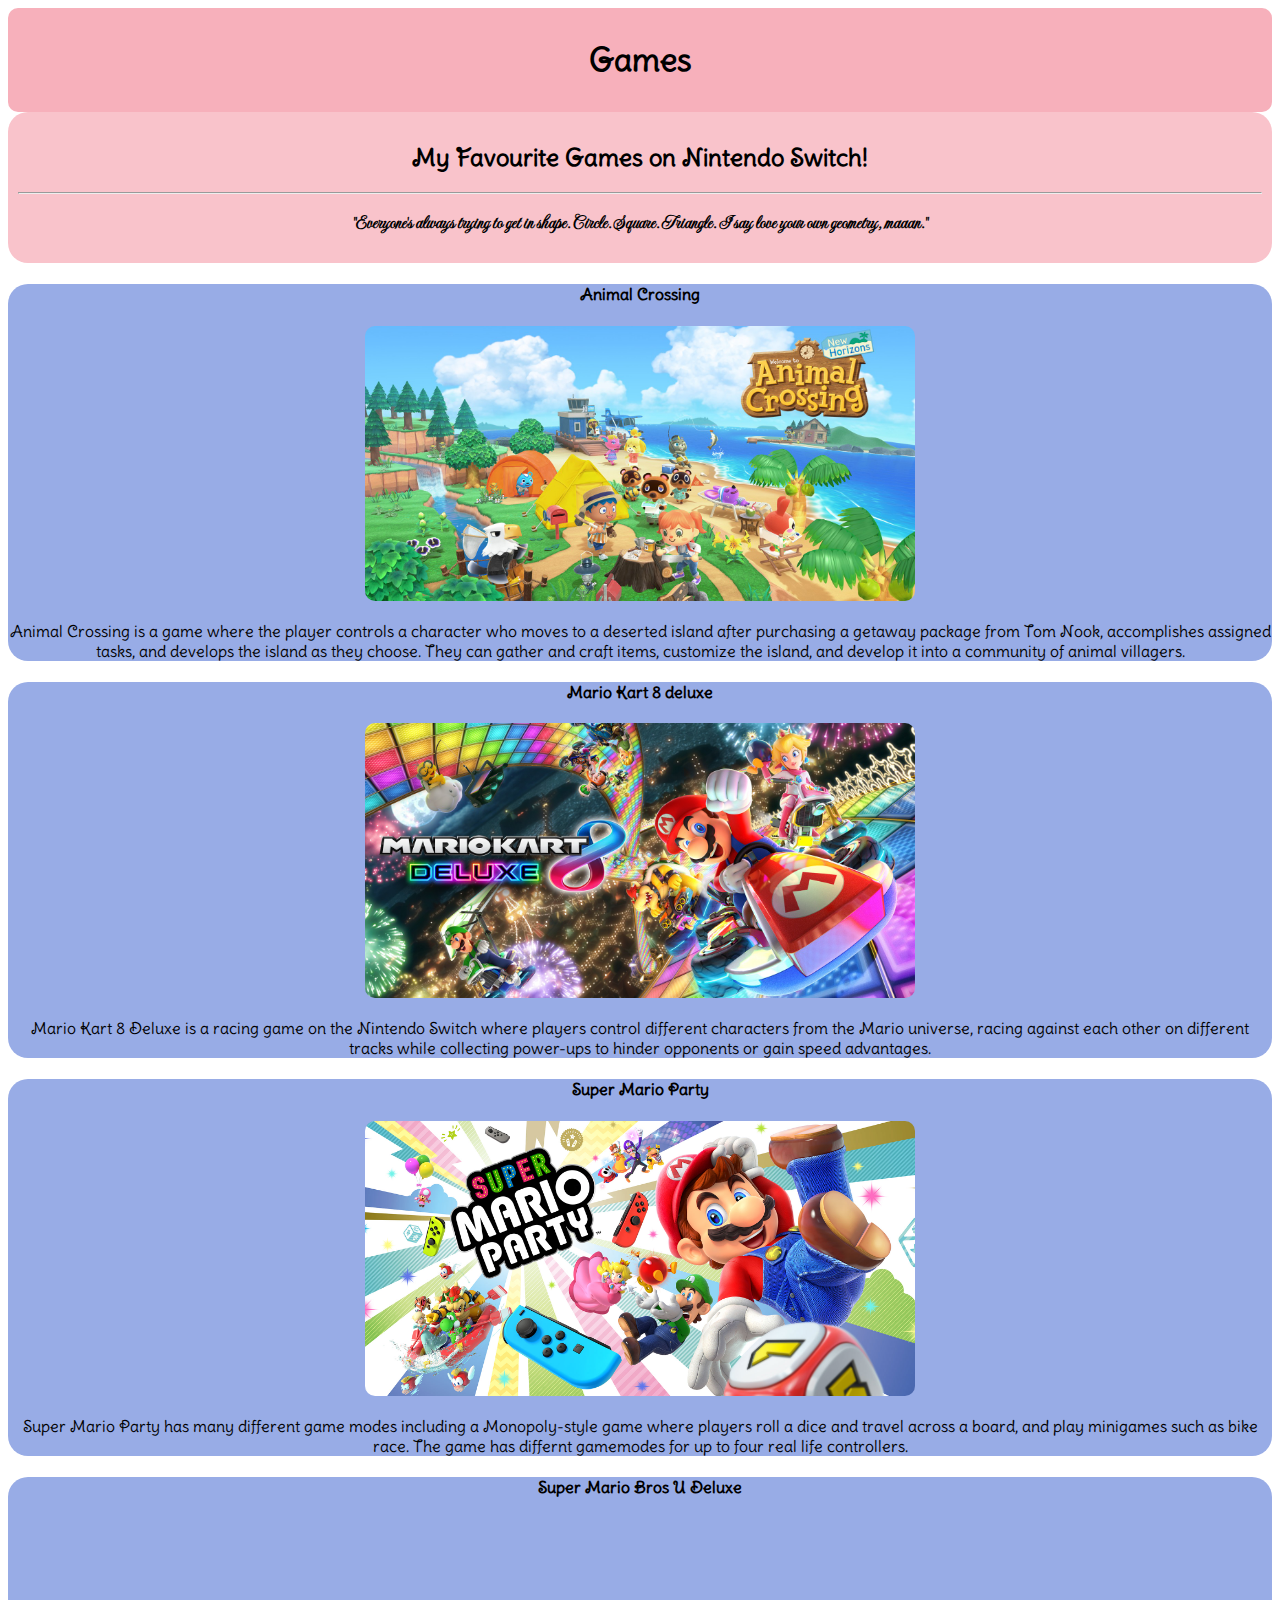
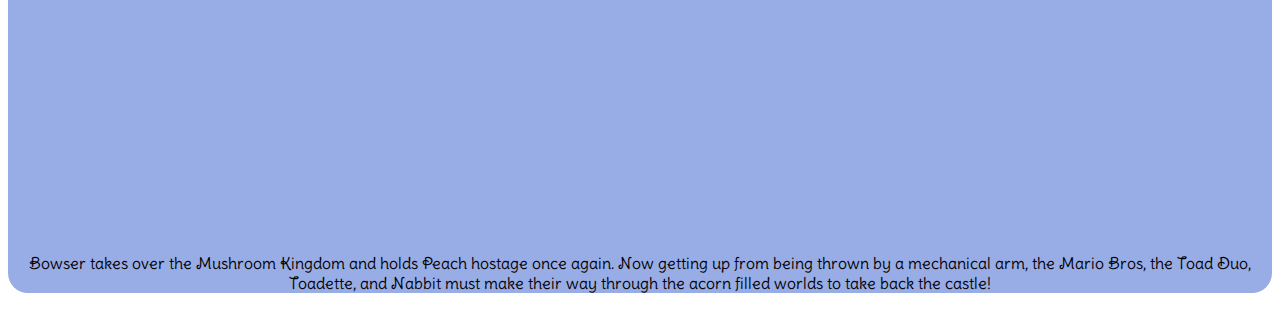
<file: index.html>
<!DOCTYPE html>
<html lang="en">

<head>
  <meta charset="UTF-8">
  <meta http-equiv="X-UA-Compatible" content="IE=edge">
  <meta name="viewport" content="width=device-width, initial-scale=1.0">
  <title>Games</title>
  <link rel="icon" href="nintendo-switch.png">
  <link rel="stylesheet" href="style.css">
  <link rel="preconnect" href="https://fonts.googleapis.com">
  <link rel="preconnect" href="https://fonts.gstatic.com" crossorigin>
  <link href="https://fonts.googleapis.com/css2?family=Delius+Swash+Caps&family=Imperial+Script&display=swap"
    rel="stylesheet">
</head>

<body>
  <header>
    <h1>Games</h1>
  </header>

  <div id="subheadings">
    <h2> My Favourite Games on Nintendo Switch!</h2>
    <hr>
    <h3> "Everyone's always trying to get in shape. Circle. Square. Triangle. I say love your own geometry, maaan."</h3>
  </div>

  <div>
    <!-- Game 1 -->
    <h4>Animal Crossing</h4>
    <img src="animalcrossingnewhorizons.jpg" alt="Animal crossing New Horizons Icon">
    <p> Animal Crossing is a game where the player controls a character who moves to a deserted island after purchasing
      a getaway package from Tom Nook, accomplishes assigned tasks, and develops the island as they choose. They can
      gather and craft items, customize the island, and develop it into a community of animal villagers.
    </p>
  </div>

  <div>
    <!-- Game 2 (Mario Kart 8 deluxe) -->
    <h4> Mario Kart 8 deluxe</h4>
    <img src="mariokarteightdeluxe.jpg" alt="Mario Kart 8 Deluxe icon image">
    <p> Mario Kart 8 Deluxe is a racing game on the Nintendo Switch where players control different characters from the
      Mario universe, racing against each other on different tracks while collecting power-ups to hinder opponents or
      gain speed advantages.</p>
  </div>

  <div>
    <!-- Game 3 (Super Mario party) -->
    <h4> Super Mario Party</h4>
    <img src="supermarioparty.jpg" alt="Super Mario party game icon">
    <p>Super Mario Party has many different game modes including a Monopoly-style game where players roll a dice and
      travel across a board, and play minigames such as bike race. The game has differnt gamemodes for up to four real
      life controllers.</p>
  </div>

  <!-- Game 4 ( Super Mario Bros U Deluxe) -->
  <div> 
  <h4> Super Mario Bros U Deluxe</h4>
    <iframe width="560" height="315" src="https://www.youtube.com/embed/0LbHBMtHUw0?si=KIYmfi2mSEn_3u2C" title="YouTube video player" frameborder="0" allow="accelerometer; autoplay; clipboard-write; encrypted-media; gyroscope; picture-in-picture; web-share" referrerpolicy="strict-origin-when-cross-origin" allowfullscreen></iframe>
    <p> Bowser takes over the Mushroom Kingdom and holds Peach hostage once again. Now getting up from being thrown by a mechanical arm, the Mario Bros, the Toad Duo, Toadette, and Nabbit must make their way through the acorn filled worlds to take back the castle!
</p>
  </div>
</body>

</html>
</file>
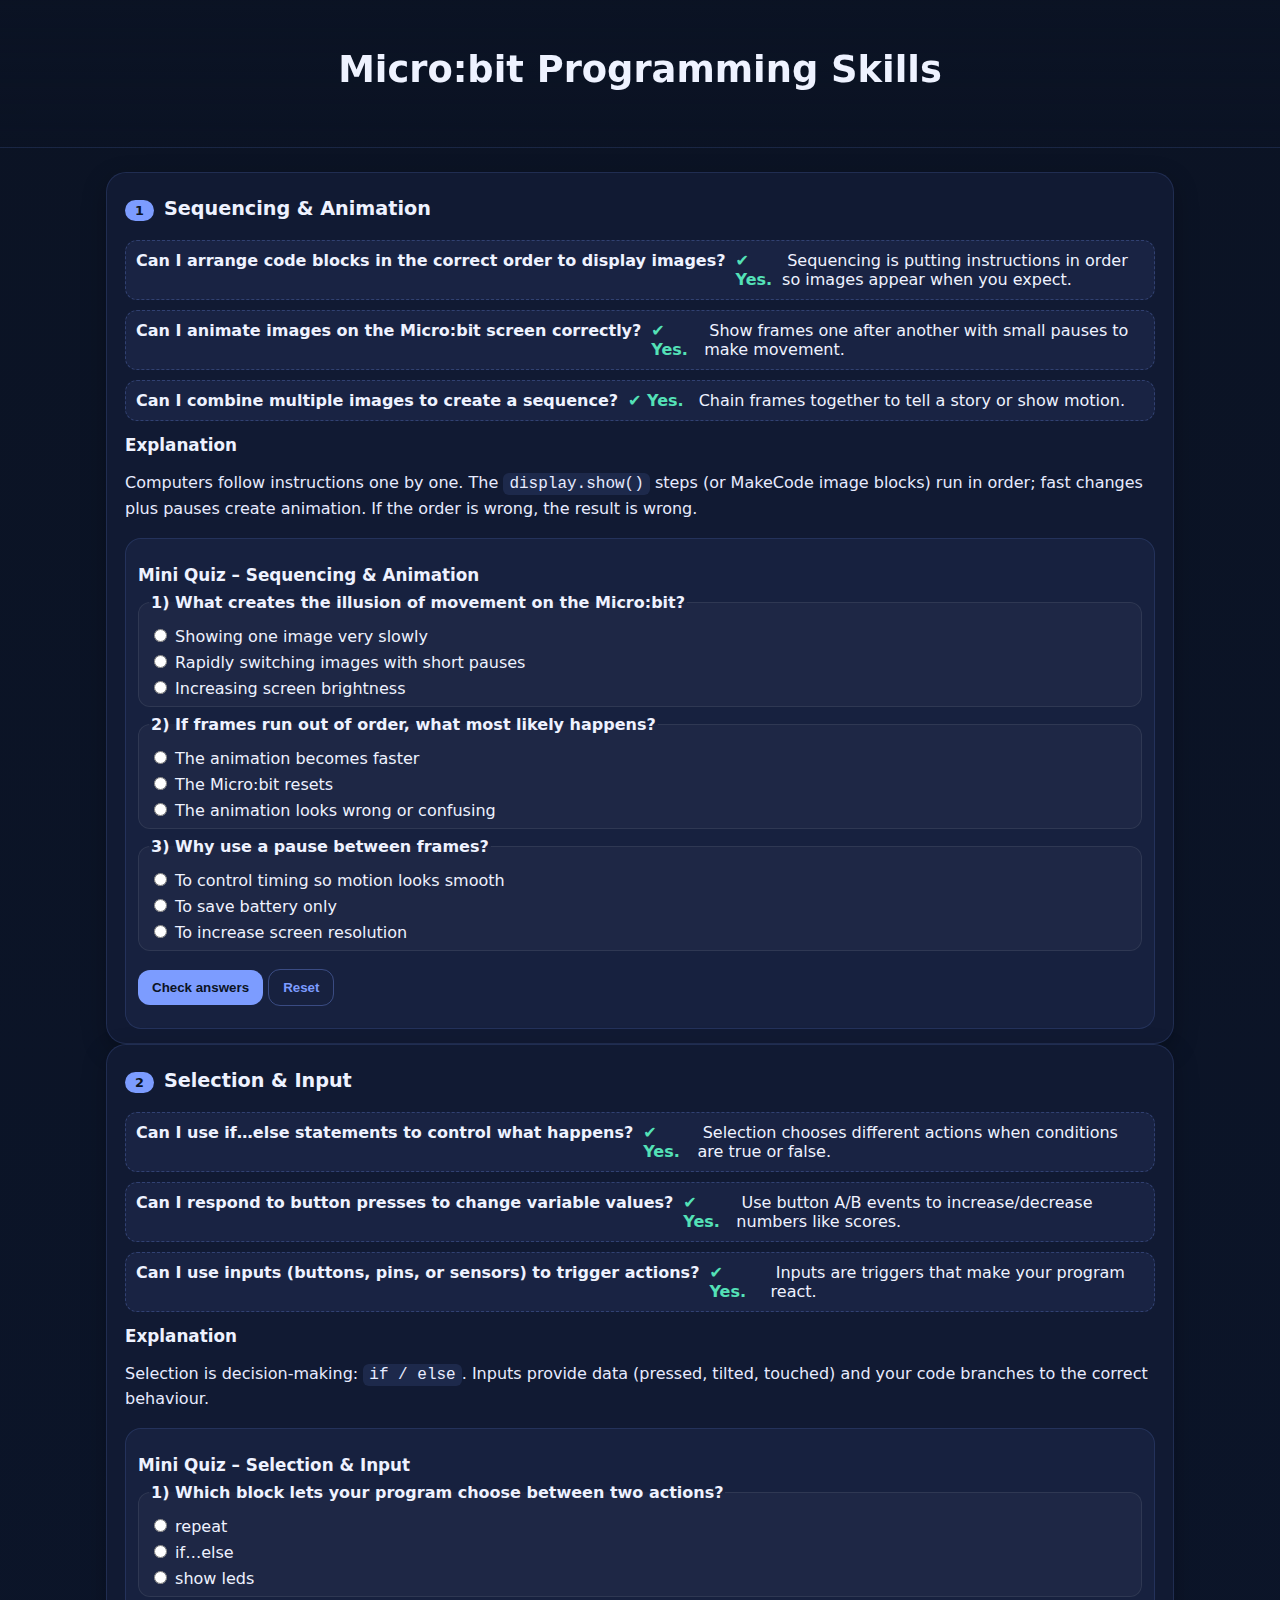
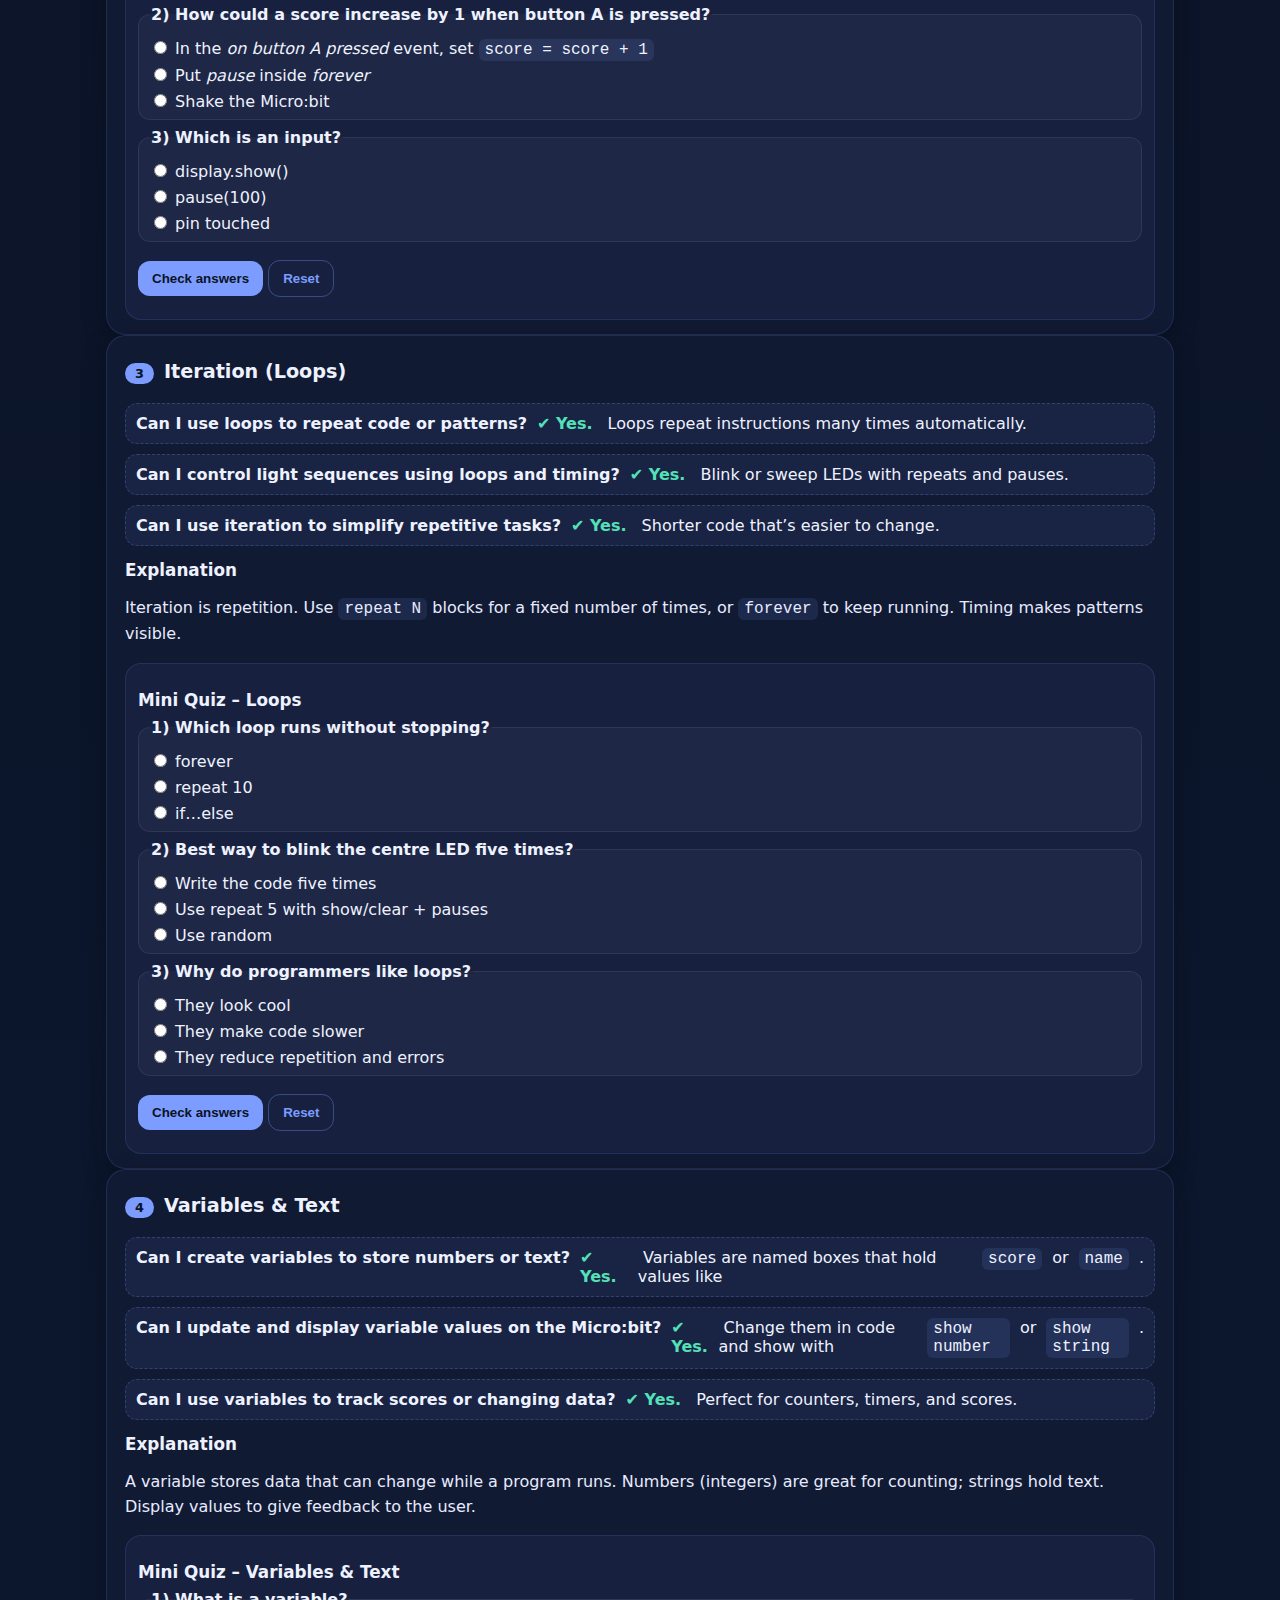
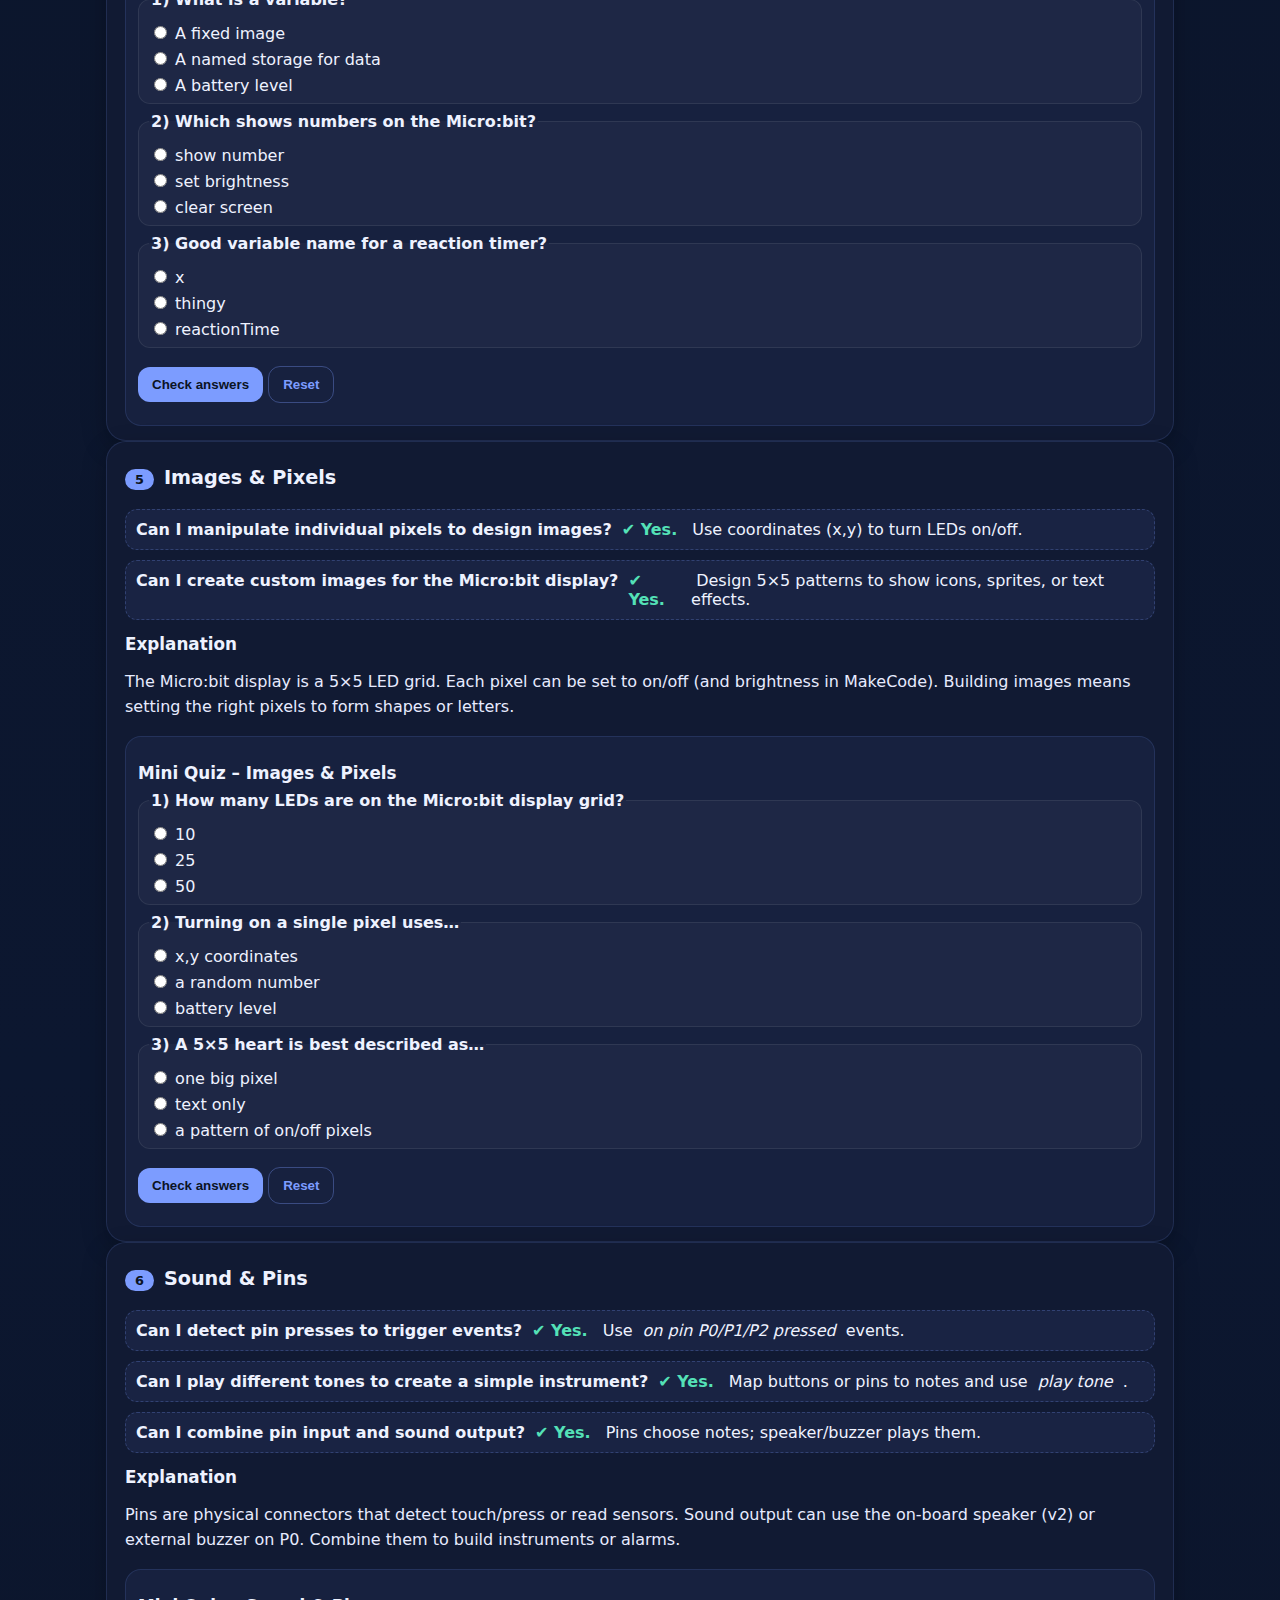
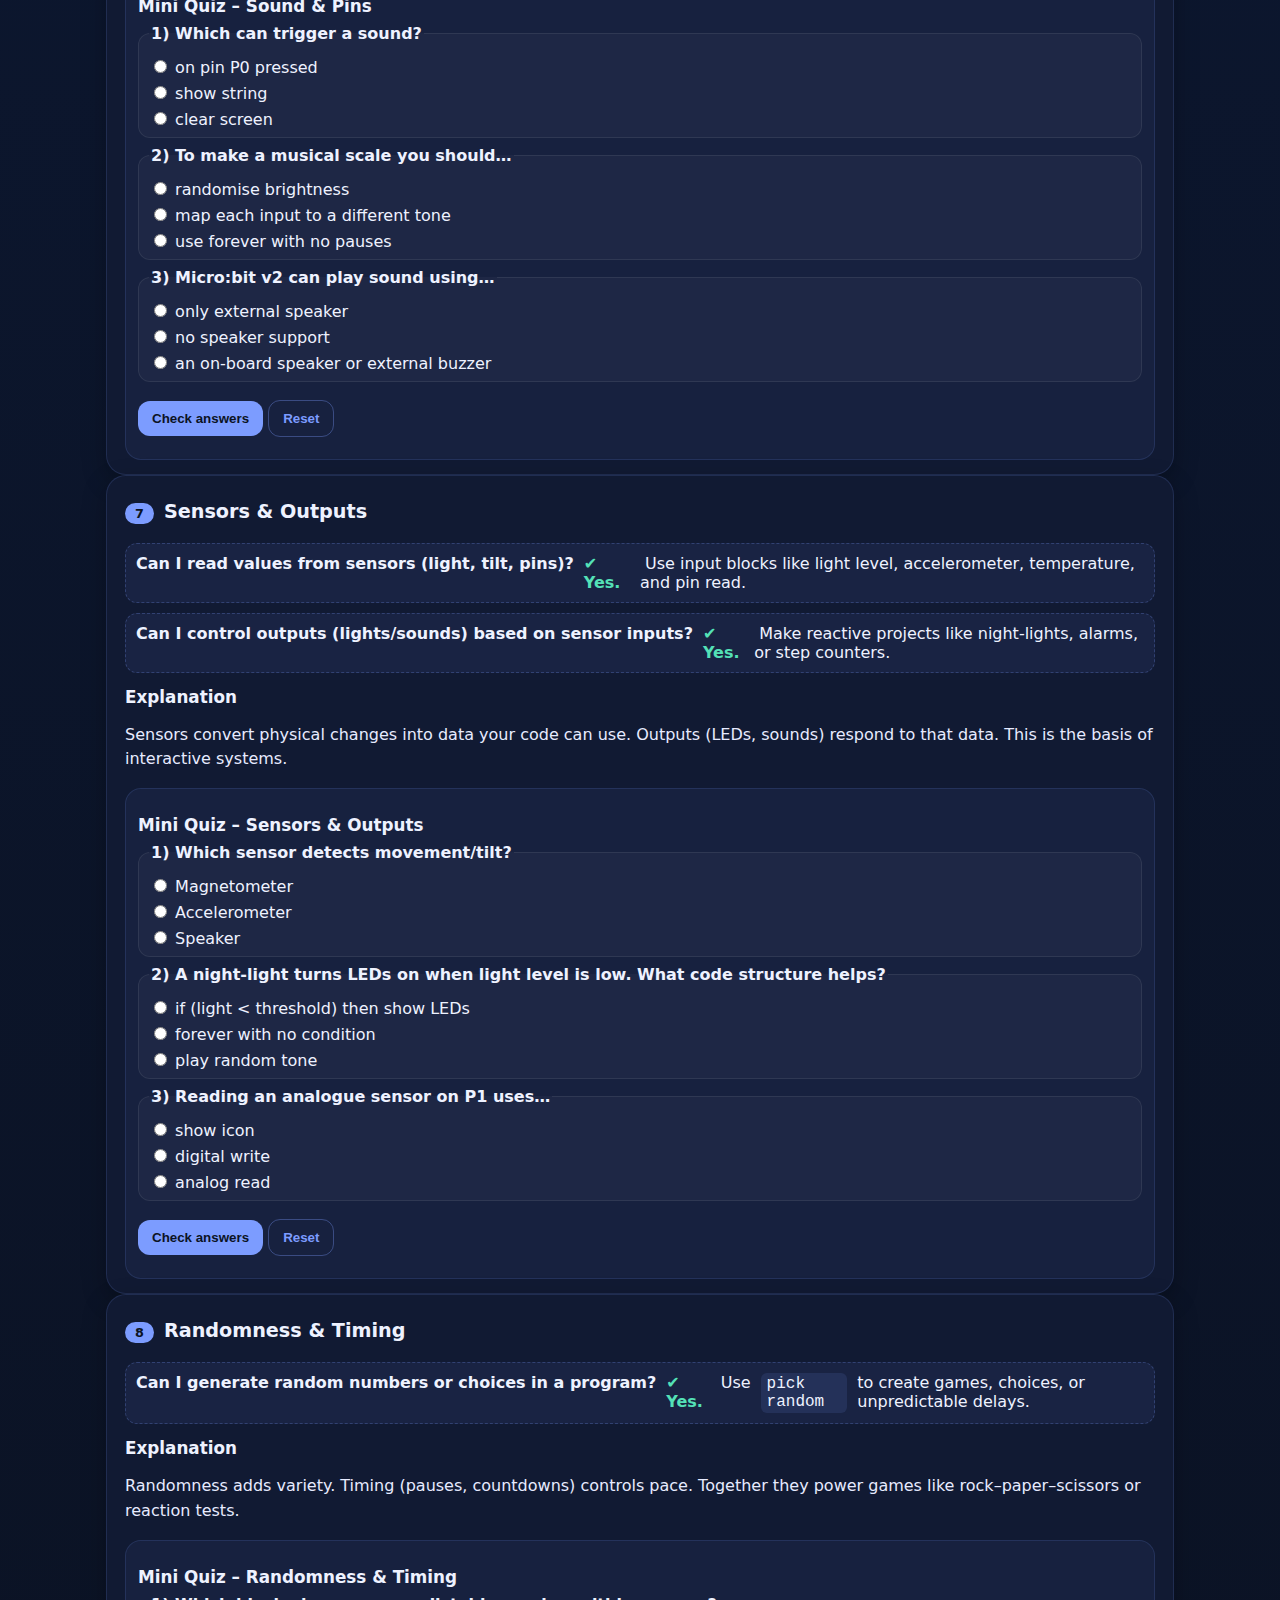
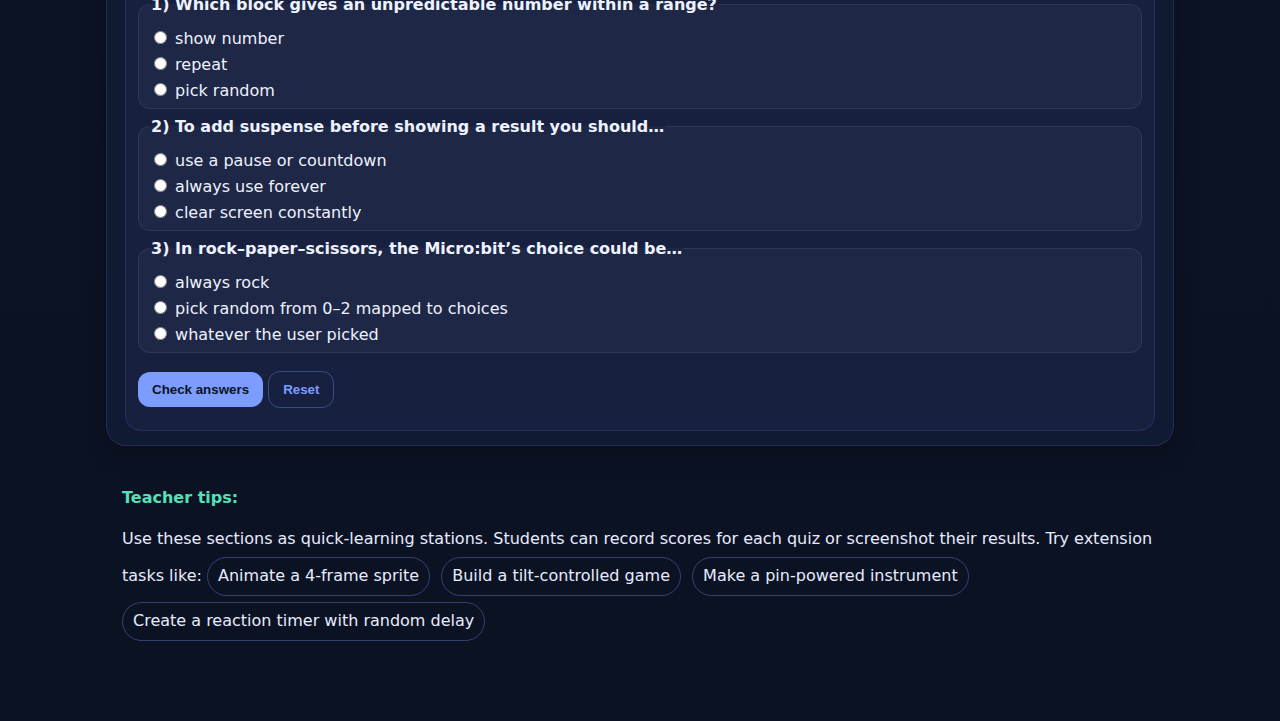
<file: computersciencerevision.html>
<!DOCTYPE html>
<html lang="en">
<head>
  <meta charset="utf-8" />
  <meta name="viewport" content="width=device-width, initial-scale=1" />
  <title> Micro:bit Programming Skills – Interactive Notes & Quizzes</title>
  <style>
    :root{
      --bg:#0b1324; /* deep navy */
      --card:#111a33; /* slightly lighter */
      --muted:#95a1c3;
      --text:#eef2ff;
      --accent:#7c9cff;
      --accent-2:#54e1b7;
      --danger:#ff6b6b;
      --ok:#58d38c;
    }
    *{box-sizing:border-box}
    body{
      margin:0; font-family: system-ui, -apple-system, Segoe UI, Roboto, Helvetica, Arial, "Apple Color Emoji", "Segoe UI Emoji";
      color:var(--text); background:linear-gradient(180deg, #0b1324 0%, #0c1730 60%, #0b1222 100%);
    }
    header{
      padding:48px 20px; text-align:center; position:sticky; top:0; backdrop-filter: blur(10px);
      background:linear-gradient(180deg, rgba(11,19,36,.9), rgba(11,19,36,.6)); border-bottom:1px solid rgba(124,156,255,.15);
      z-index:20;
    }
    h1{font-size: clamp(1.5rem, 2vw + 1rem, 2.3rem); margin:0 0 8px}
    .subtitle{color:var(--muted)}
    main{max-width:1100px; margin: 24px auto 80px; padding: 0 16px}
    .grid{display:grid; grid-template-columns: repeat(auto-fit, minmax(300px, 1fr)); gap:18px}
    .card{
      background:var(--card); border:1px solid rgba(124,156,255,.15); border-radius:20px; padding:18px 18px 14px;
      box-shadow: 0 8px 24px rgba(0,0,0,.25);
    }
    .section-title{display:flex; align-items:center; gap:10px; margin:0 0 6px}
    .badge{font-size:.8rem; color:#0b1324; background:var(--accent); padding:3px 10px; border-radius:999px; font-weight:700}
    h2{font-size:1.2rem; margin:6px 0 10px}
    h3{font-size:1.05rem; margin:14px 0 8px}
    p{line-height:1.55; color:#e7ebff}
    ul{margin:8px 0 0 18px}
    li{margin:6px 0}

    .qa{display:flex; align-items: flex-start; gap:10px; margin:10px 0; padding:10px; border-radius:12px; background:rgba(124,156,255,.08); border:1px dashed rgba(124,156,255,.25)}
    .qa b{white-space:nowrap}
    .tick{color:var(--accent-2); font-weight:800}

    details{margin-top:10px}
    summary{cursor:pointer; color:var(--accent); font-weight:700}

    .quiz{margin-top:12px; padding:12px; border-radius:16px; background:rgba(124,156,255,.06); border:1px solid rgba(124,156,255,.15)}
    .question{margin:8px 0; padding:8px 10px; border-radius:12px; background:rgba(255,255,255,.03); border:1px solid rgba(255,255,255,.08)}
    .question legend{font-weight:700}
    .choices{display:flex; flex-direction:column; gap:6px; margin-top:6px}

    .btn{appearance:none; border:none; background:var(--accent); color:#0b1324; font-weight:800; padding:10px 14px; border-radius:12px; cursor:pointer; margin-top:10px}
    .btn.secondary{background:transparent; color:var(--accent); border:1px solid rgba(124,156,255,.35)}

    .score{margin-top:10px; font-weight:800}
    .correct{outline:2px solid var(--ok)}
    .incorrect{outline:2px solid var(--danger)}

    footer{max-width:1100px; margin: 40px auto; padding: 0 16px; color:var(--muted)}
    .pill{display:inline-block; border:1px solid rgba(124,156,255,.35); padding:6px 10px; border-radius:999px; margin:6px 6px 0 0}
    .code{font-family: ui-monospace, SFMono-Regular, Menlo, Monaco, Consolas, "Liberation Mono", "Courier New", monospace; background:rgba(124,156,255,.12); padding:2px 6px; border-radius:6px}
    .kicker{font-weight:800; color:var(--accent-2)}
  </style>
</head>
<body>
  <header>
    <h1> Micro:bit Programming Skills</h1>
  </header>

  <main>
    <!-- SECTION 1: Sequencing & Animation -->
    <section class="card" id="s1">
      <div class="section-title"><span class="badge">1</span><h2>Sequencing & Animation</h2></div>
      <div class="qa"><b>Can I arrange code blocks in the correct order to display images?</b> <span class="tick">✔ Yes.</span>&nbsp;Sequencing is putting instructions in order so images appear when you expect.</div>
      <div class="qa"><b>Can I animate images on the Micro:bit screen correctly?</b> <span class="tick">✔ Yes.</span>&nbsp;Show frames one after another with small pauses to make movement.</div>
      <div class="qa"><b>Can I combine multiple images to create a sequence?</b> <span class="tick">✔ Yes.</span>&nbsp;Chain frames together to tell a story or show motion.</div>
      <h3> Explanation</h3>
      <p>Computers follow instructions one by one. The <span class="code">display.show()</span> steps (or MakeCode image blocks) run in order; fast changes plus pauses create animation. If the order is wrong, the result is wrong.</p>

      <div class="quiz" id="quiz1">
        <h3>Mini Quiz – Sequencing & Animation</h3>
        <fieldset class="question" data-answer="b">
          <legend>1) What creates the illusion of movement on the Micro:bit?</legend>
          <div class="choices">
            <label><input type="radio" name="q1" value="a"> Showing one image very slowly</label>
            <label><input type="radio" name="q1" value="b"> Rapidly switching images with short pauses</label>
            <label><input type="radio" name="q1" value="c"> Increasing screen brightness</label>
          </div>
        </fieldset>
        <fieldset class="question" data-answer="c">
          <legend>2) If frames run out of order, what most likely happens?</legend>
          <div class="choices">
            <label><input type="radio" name="q2" value="a"> The animation becomes faster</label>
            <label><input type="radio" name="q2" value="b"> The Micro:bit resets</label>
            <label><input type="radio" name="q2" value="c"> The animation looks wrong or confusing</label>
          </div>
        </fieldset>
        <fieldset class="question" data-answer="a">
          <legend>3) Why use a pause between frames?</legend>
          <div class="choices">
            <label><input type="radio" name="q3" value="a"> To control timing so motion looks smooth</label>
            <label><input type="radio" name="q3" value="b"> To save battery only</label>
            <label><input type="radio" name="q3" value="c"> To increase screen resolution</label>
          </div>
        </fieldset>
        <button class="btn" onclick="checkQuiz('quiz1')">Check answers</button>
        <button class="btn secondary" onclick="resetQuiz('quiz1')">Reset</button>
        <div class="score"></div>
      </div>
    </section>

    <!-- SECTION 2: Selection & Input -->
    <section class="card" id="s2">
      <div class="section-title"><span class="badge">2</span><h2>Selection & Input</h2></div>
      <div class="qa"><b>Can I use if…else statements to control what happens?</b> <span class="tick">✔ Yes.</span>&nbsp;Selection chooses different actions when conditions are true or false.</div>
      <div class="qa"><b>Can I respond to button presses to change variable values?</b> <span class="tick">✔ Yes.</span>&nbsp;Use button A/B events to increase/decrease numbers like scores.</div>
      <div class="qa"><b>Can I use inputs (buttons, pins, or sensors) to trigger actions?</b> <span class="tick">✔ Yes.</span>&nbsp;Inputs are triggers that make your program react.</div>
      <h3> Explanation</h3>
      <p>Selection is decision-making: <span class="code">if / else</span>. Inputs provide data (pressed, tilted, touched) and your code branches to the correct behaviour.</p>

      <div class="quiz" id="quiz2">
        <h3>Mini Quiz – Selection & Input</h3>
        <fieldset class="question" data-answer="b">
          <legend>1) Which block lets your program choose between two actions?</legend>
          <div class="choices">
            <label><input type="radio" name="q4" value="a"> repeat</label>
            <label><input type="radio" name="q4" value="b"> if…else</label>
            <label><input type="radio" name="q4" value="c"> show leds</label>
          </div>
        </fieldset>
        <fieldset class="question" data-answer="a">
          <legend>2) How could a score increase by 1 when button A is pressed?</legend>
          <div class="choices">
            <label><input type="radio" name="q5" value="a"> In the <em>on button A pressed</em> event, set <span class="code">score = score + 1</span></label>
            <label><input type="radio" name="q5" value="b"> Put <em>pause</em> inside <em>forever</em></label>
            <label><input type="radio" name="q5" value="c"> Shake the Micro:bit</label>
          </div>
        </fieldset>
        <fieldset class="question" data-answer="c">
          <legend>3) Which is an input?</legend>
          <div class="choices">
            <label><input type="radio" name="q6" value="a"> display.show()</label>
            <label><input type="radio" name="q6" value="b"> pause(100)</label>
            <label><input type="radio" name="q6" value="c"> pin touched</label>
          </div>
        </fieldset>
        <button class="btn" onclick="checkQuiz('quiz2')">Check answers</button>
        <button class="btn secondary" onclick="resetQuiz('quiz2')">Reset</button>
        <div class="score"></div>
      </div>
    </section>

    <!-- SECTION 3: Iteration (Loops) -->
    <section class="card" id="s3">
      <div class="section-title"><span class="badge">3</span><h2>Iteration (Loops)</h2></div>
      <div class="qa"><b>Can I use loops to repeat code or patterns?</b> <span class="tick">✔ Yes.</span>&nbsp;Loops repeat instructions many times automatically.</div>
      <div class="qa"><b>Can I control light sequences using loops and timing?</b> <span class="tick">✔ Yes.</span>&nbsp;Blink or sweep LEDs with repeats and pauses.</div>
      <div class="qa"><b>Can I use iteration to simplify repetitive tasks?</b> <span class="tick">✔ Yes.</span>&nbsp;Shorter code that’s easier to change.</div>
      <h3> Explanation</h3>
      <p>Iteration is repetition. Use <span class="code">repeat N</span> blocks for a fixed number of times, or <span class="code">forever</span> to keep running. Timing makes patterns visible.</p>

      <div class="quiz" id="quiz3">
        <h3>Mini Quiz – Loops</h3>
        <fieldset class="question" data-answer="a">
          <legend>1) Which loop runs without stopping?</legend>
          <div class="choices">
            <label><input type="radio" name="q7" value="a"> forever</label>
            <label><input type="radio" name="q7" value="b"> repeat 10</label>
            <label><input type="radio" name="q7" value="c"> if…else</label>
          </div>
        </fieldset>
        <fieldset class="question" data-answer="b">
          <legend>2) Best way to blink the centre LED five times?</legend>
          <div class="choices">
            <label><input type="radio" name="q8" value="a"> Write the code five times</label>
            <label><input type="radio" name="q8" value="b"> Use repeat 5 with show/clear + pauses</label>
            <label><input type="radio" name="q8" value="c"> Use random</label>
          </div>
        </fieldset>
        <fieldset class="question" data-answer="c">
          <legend>3) Why do programmers like loops?</legend>
          <div class="choices">
            <label><input type="radio" name="q9" value="a"> They look cool</label>
            <label><input type="radio" name="q9" value="b"> They make code slower</label>
            <label><input type="radio" name="q9" value="c"> They reduce repetition and errors</label>
          </div>
        </fieldset>
        <button class="btn" onclick="checkQuiz('quiz3')">Check answers</button>
        <button class="btn secondary" onclick="resetQuiz('quiz3')">Reset</button>
        <div class="score"></div>
      </div>
    </section>

    <!-- SECTION 4: Variables & Text -->
    <section class="card" id="s4">
      <div class="section-title"><span class="badge">4</span><h2>Variables & Text</h2></div>
      <div class="qa"><b>Can I create variables to store numbers or text?</b> <span class="tick">✔ Yes.</span>&nbsp;Variables are named boxes that hold values like <span class="code">score</span> or <span class="code">name</span>.</div>
      <div class="qa"><b>Can I update and display variable values on the Micro:bit?</b> <span class="tick">✔ Yes.</span>&nbsp;Change them in code and show with <span class="code">show number</span> or <span class="code">show string</span>.</div>
      <div class="qa"><b>Can I use variables to track scores or changing data?</b> <span class="tick">✔ Yes.</span>&nbsp;Perfect for counters, timers, and scores.</div>
      <h3> Explanation</h3>
      <p>A variable stores data that can change while a program runs. Numbers (integers) are great for counting; strings hold text. Display values to give feedback to the user.</p>

      <div class="quiz" id="quiz4">
        <h3>Mini Quiz – Variables & Text</h3>
        <fieldset class="question" data-answer="b">
          <legend>1) What is a variable?</legend>
          <div class="choices">
            <label><input type="radio" name="q10" value="a"> A fixed image</label>
            <label><input type="radio" name="q10" value="b"> A named storage for data</label>
            <label><input type="radio" name="q10" value="c"> A battery level</label>
          </div>
        </fieldset>
        <fieldset class="question" data-answer="a">
          <legend>2) Which shows numbers on the Micro:bit?</legend>
          <div class="choices">
            <label><input type="radio" name="q11" value="a"> show number</label>
            <label><input type="radio" name="q11" value="b"> set brightness</label>
            <label><input type="radio" name="q11" value="c"> clear screen</label>
          </div>
        </fieldset>
        <fieldset class="question" data-answer="c">
          <legend>3) Good variable name for a reaction timer?</legend>
          <div class="choices">
            <label><input type="radio" name="q12" value="a"> x</label>
            <label><input type="radio" name="q12" value="b"> thingy</label>
            <label><input type="radio" name="q12" value="c"> reactionTime</label>
          </div>
        </fieldset>
        <button class="btn" onclick="checkQuiz('quiz4')">Check answers</button>
        <button class="btn secondary" onclick="resetQuiz('quiz4')">Reset</button>
        <div class="score"></div>
      </div>
    </section>

    <!-- SECTION 5: Images & Pixels -->
    <section class="card" id="s5">
      <div class="section-title"><span class="badge">5</span><h2>Images & Pixels</h2></div>
      <div class="qa"><b>Can I manipulate individual pixels to design images?</b> <span class="tick">✔ Yes.</span>&nbsp;Use coordinates (x,y) to turn LEDs on/off.</div>
      <div class="qa"><b>Can I create custom images for the Micro:bit display?</b> <span class="tick">✔ Yes.</span>&nbsp;Design 5×5 patterns to show icons, sprites, or text effects.</div>
      <h3> Explanation</h3>
      <p>The Micro:bit display is a 5×5 LED grid. Each pixel can be set to on/off (and brightness in MakeCode). Building images means setting the right pixels to form shapes or letters.</p>

      <div class="quiz" id="quiz5">
        <h3>Mini Quiz – Images & Pixels</h3>
        <fieldset class="question" data-answer="b">
          <legend>1) How many LEDs are on the Micro:bit display grid?</legend>
          <div class="choices">
            <label><input type="radio" name="q13" value="a"> 10</label>
            <label><input type="radio" name="q13" value="b"> 25</label>
            <label><input type="radio" name="q13" value="c"> 50</label>
          </div>
        </fieldset>
        <fieldset class="question" data-answer="a">
          <legend>2) Turning on a single pixel uses…</legend>
          <div class="choices">
            <label><input type="radio" name="q14" value="a"> x,y coordinates</label>
            <label><input type="radio" name="q14" value="b"> a random number</label>
            <label><input type="radio" name="q14" value="c"> battery level</label>
          </div>
        </fieldset>
        <fieldset class="question" data-answer="c">
          <legend>3) A 5×5 heart is best described as…</legend>
          <div class="choices">
            <label><input type="radio" name="q15" value="a"> one big pixel</label>
            <label><input type="radio" name="q15" value="b"> text only</label>
            <label><input type="radio" name="q15" value="c"> a pattern of on/off pixels</label>
          </div>
        </fieldset>
        <button class="btn" onclick="checkQuiz('quiz5')">Check answers</button>
        <button class="btn secondary" onclick="resetQuiz('quiz5')">Reset</button>
        <div class="score"></div>
      </div>
    </section>

    <!-- SECTION 6: Sound & Pins -->
    <section class="card" id="s6">
      <div class="section-title"><span class="badge">6</span><h2>Sound & Pins</h2></div>
      <div class="qa"><b>Can I detect pin presses to trigger events?</b> <span class="tick">✔ Yes.</span>&nbsp;Use <em>on pin P0/P1/P2 pressed</em> events.</div>
      <div class="qa"><b>Can I play different tones to create a simple instrument?</b> <span class="tick">✔ Yes.</span>&nbsp;Map buttons or pins to notes and use <em>play tone</em>.</div>
      <div class="qa"><b>Can I combine pin input and sound output?</b> <span class="tick">✔ Yes.</span>&nbsp;Pins choose notes; speaker/buzzer plays them.</div>
      <h3> Explanation</h3>
      <p>Pins are physical connectors that detect touch/press or read sensors. Sound output can use the on-board speaker (v2) or external buzzer on P0. Combine them to build instruments or alarms.</p>

      <div class="quiz" id="quiz6">
        <h3>Mini Quiz – Sound & Pins</h3>
        <fieldset class="question" data-answer="a">
          <legend>1) Which can trigger a sound?</legend>
          <div class="choices">
            <label><input type="radio" name="q16" value="a"> on pin P0 pressed</label>
            <label><input type="radio" name="q16" value="b"> show string</label>
            <label><input type="radio" name="q16" value="c"> clear screen</label>
          </div>
        </fieldset>
        <fieldset class="question" data-answer="b">
          <legend>2) To make a musical scale you should…</legend>
          <div class="choices">
            <label><input type="radio" name="q17" value="a"> randomise brightness</label>
            <label><input type="radio" name="q17" value="b"> map each input to a different tone</label>
            <label><input type="radio" name="q17" value="c"> use forever with no pauses</label>
          </div>
        </fieldset>
        <fieldset class="question" data-answer="c">
          <legend>3) Micro:bit v2 can play sound using…</legend>
          <div class="choices">
            <label><input type="radio" name="q18" value="a"> only external speaker</label>
            <label><input type="radio" name="q18" value="b"> no speaker support</label>
            <label><input type="radio" name="q18" value="c"> an on-board speaker or external buzzer</label>
          </div>
        </fieldset>
        <button class="btn" onclick="checkQuiz('quiz6')">Check answers</button>
        <button class="btn secondary" onclick="resetQuiz('quiz6')">Reset</button>
        <div class="score"></div>
      </div>
    </section>

    <!-- SECTION 7: Sensors & Outputs -->
    <section class="card" id="s7">
      <div class="section-title"><span class="badge">7</span><h2>Sensors & Outputs</h2></div>
      <div class="qa"><b>Can I read values from sensors (light, tilt, pins)?</b> <span class="tick">✔ Yes.</span>&nbsp;Use input blocks like light level, accelerometer, temperature, and pin read.</div>
      <div class="qa"><b>Can I control outputs (lights/sounds) based on sensor inputs?</b> <span class="tick">✔ Yes.</span>&nbsp;Make reactive projects like night-lights, alarms, or step counters.</div>
      <h3> Explanation</h3>
      <p>Sensors convert physical changes into data your code can use. Outputs (LEDs, sounds) respond to that data. This is the basis of interactive systems.</p>

      <div class="quiz" id="quiz7">
        <h3>Mini Quiz – Sensors & Outputs</h3>
        <fieldset class="question" data-answer="b">
          <legend>1) Which sensor detects movement/tilt?</legend>
          <div class="choices">
            <label><input type="radio" name="q19" value="a"> Magnetometer</label>
            <label><input type="radio" name="q19" value="b"> Accelerometer</label>
            <label><input type="radio" name="q19" value="c"> Speaker</label>
          </div>
        </fieldset>
        <fieldset class="question" data-answer="a">
          <legend>2) A night-light turns LEDs on when light level is low. What code structure helps?</legend>
          <div class="choices">
            <label><input type="radio" name="q20" value="a"> if (light &lt; threshold) then show LEDs</label>
            <label><input type="radio" name="q20" value="b"> forever with no condition</label>
            <label><input type="radio" name="q20" value="c"> play random tone</label>
          </div>
        </fieldset>
        <fieldset class="question" data-answer="c">
          <legend>3) Reading an analogue sensor on P1 uses…</legend>
          <div class="choices">
            <label><input type="radio" name="q21" value="a"> show icon</label>
            <label><input type="radio" name="q21" value="b"> digital write</label>
            <label><input type="radio" name="q21" value="c"> analog read</label>
          </div>
        </fieldset>
        <button class="btn" onclick="checkQuiz('quiz7')">Check answers</button>
        <button class="btn secondary" onclick="resetQuiz('quiz7')">Reset</button>
        <div class="score"></div>
      </div>
    </section>

    <!-- SECTION 8: Randomness & Timing -->
    <section class="card" id="s8">
      <div class="section-title"><span class="badge">8</span><h2>Randomness & Timing</h2></div>
      <div class="qa"><b>Can I generate random numbers or choices in a program?</b> <span class="tick">✔ Yes.</span>&nbsp;Use <span class="code">pick random</span> to create games, choices, or unpredictable delays.</div>
      <h3> Explanation</h3>
      <p>Randomness adds variety. Timing (pauses, countdowns) controls pace. Together they power games like rock–paper–scissors or reaction tests.</p>

      <div class="quiz" id="quiz8">
        <h3>Mini Quiz – Randomness & Timing</h3>
        <fieldset class="question" data-answer="c">
          <legend>1) Which block gives an unpredictable number within a range?</legend>
          <div class="choices">
            <label><input type="radio" name="q22" value="a"> show number</label>
            <label><input type="radio" name="q22" value="b"> repeat</label>
            <label><input type="radio" name="q22" value="c"> pick random</label>
          </div>
        </fieldset>
        <fieldset class="question" data-answer="a">
          <legend>2) To add suspense before showing a result you should…</legend>
          <div class="choices">
            <label><input type="radio" name="q23" value="a"> use a pause or countdown</label>
            <label><input type="radio" name="q23" value="b"> always use forever</label>
            <label><input type="radio" name="q23" value="c"> clear screen constantly</label>
          </div>
        </fieldset>
        <fieldset class="question" data-answer="b">
          <legend>3) In rock–paper–scissors, the Micro:bit’s choice could be…</legend>
          <div class="choices">
            <label><input type="radio" name="q24" value="a"> always rock</label>
            <label><input type="radio" name="q24" value="b"> pick random from 0–2 mapped to choices</label>
            <label><input type="radio" name="q24" value="c"> whatever the user picked</label>
          </div>
        </fieldset>
        <button class="btn" onclick="checkQuiz('quiz8')">Check answers</button>
        <button class="btn secondary" onclick="resetQuiz('quiz8')">Reset</button>
        <div class="score"></div>
      </div>
    </section>

    <footer>
      <p class="kicker">Teacher tips:</p>
      <p>
        Use these sections as quick-learning stations. Students can record scores for each quiz or screenshot their results. Try extension tasks like: <span class="pill">Animate a 4‑frame sprite</span> <span class="pill">Build a tilt‑controlled game</span> <span class="pill">Make a pin‑powered instrument</span> <span class="pill">Create a reaction timer with random delay</span>
      </p>
    </footer>
  </main>

  <script>
    function checkQuiz(id){
      const box = document.getElementById(id);
      const questions = box.querySelectorAll('.question');
      let correct = 0, total = questions.length;
      questions.forEach((q, i)=>{
        const ans = q.dataset.answer;
        const name = q.querySelector('input[type="radio"]').name;
        const checked = box.querySelector(`input[name="${name}"]:checked`);
        q.classList.remove('correct','incorrect');
        if(checked){
          if(checked.value === ans){
            q.classList.add('correct'); correct++;
          } else {
            q.classList.add('incorrect');
          }
        } else {
          q.classList.add('incorrect');
        }
      });
      const score = box.querySelector('.score');
      score.textContent = `Score: ${correct} / ${total}`;
      score.style.color = correct === total ? 'var(--ok)' : 'var(--accent)';
    }
    function resetQuiz(id){
      const box = document.getElementById(id);
      box.querySelectorAll('input[type="radio"]').forEach(r=> r.checked = false);
      box.querySelectorAll('.question').forEach(q=> q.classList.remove('correct','incorrect'));
      const score = box.querySelector('.score');
      score.textContent = '';
    }
  </script>
</body>
</html>
</file>
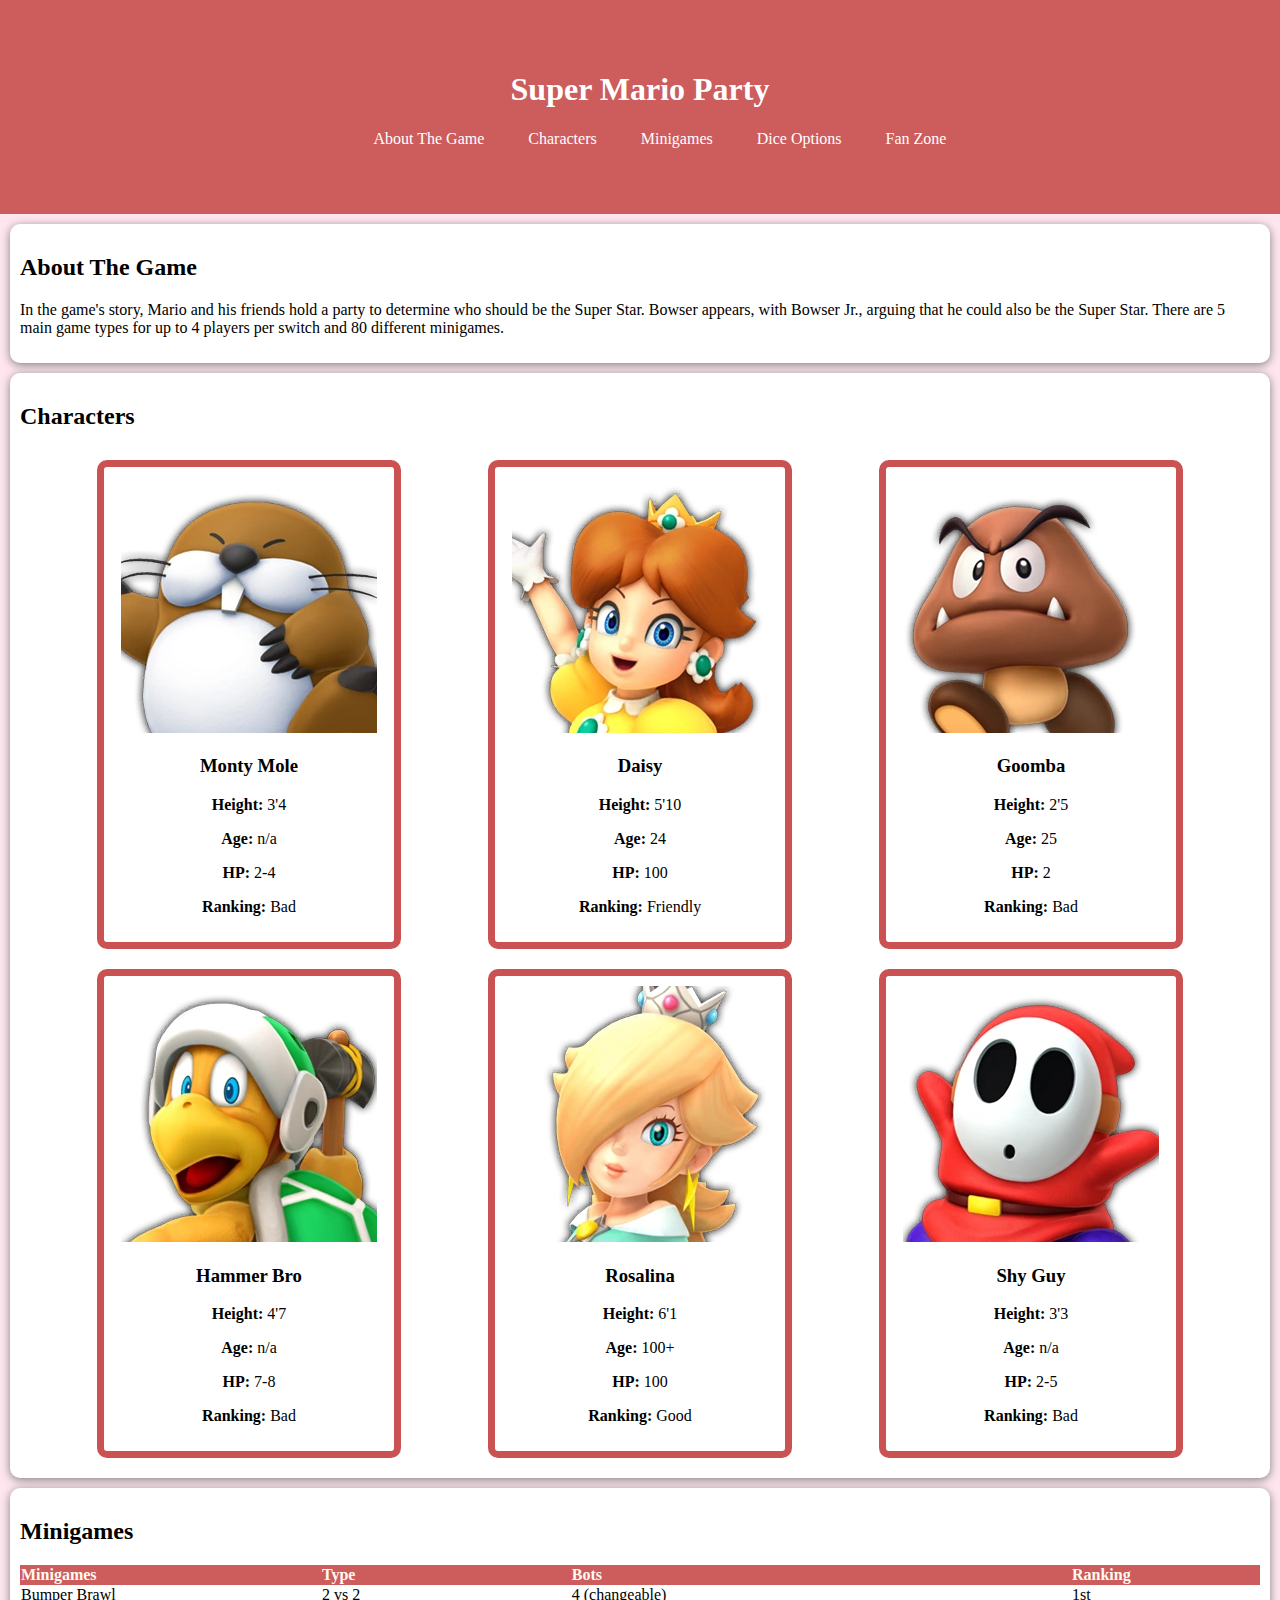
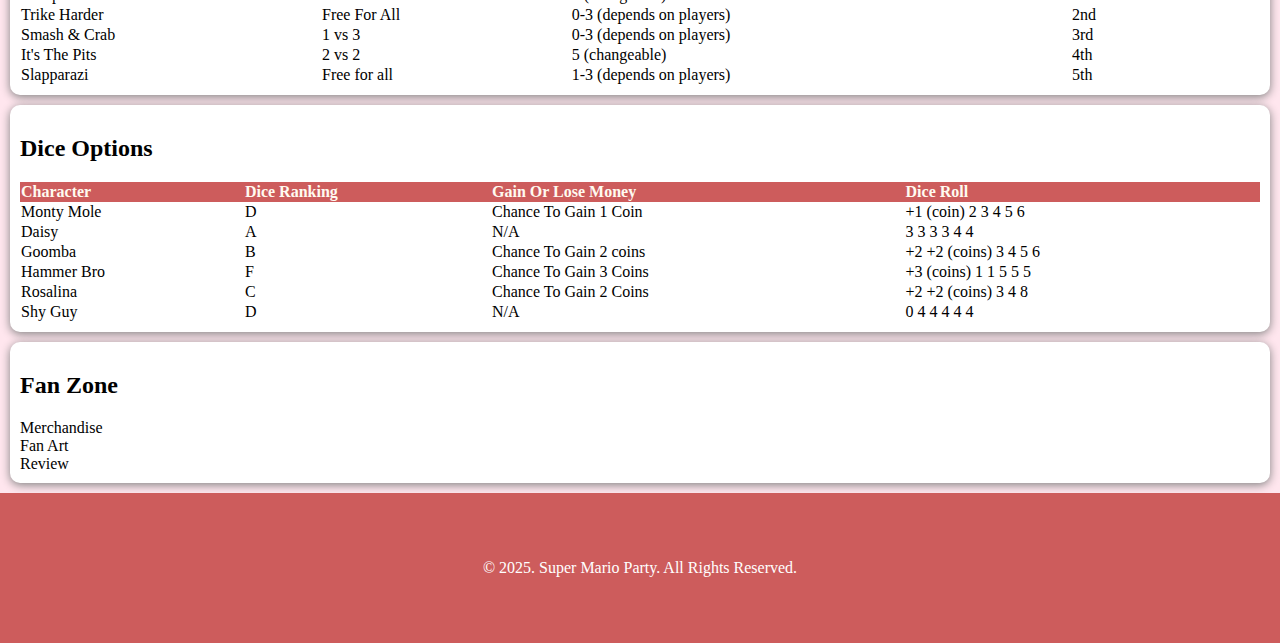
<file: Lesson2/party.html>
<!DOCTYPE html>
<html lang="en">

<head>
  <meta charset="UTF-8">
  <meta http-equiv="X-UA-Compatible" content="IE=edge">
  <meta name="viewport" content="width=device-width, initial-scale=1.0">
  <title>Super Mario Party</title>
  <link rel="icon" href="mushroom.png">
  <link rel="stylesheet" href="party.css">
</head>

<body>
  <header>
    <h1>Super Mario Party</h1>
    <nav>
      <!-- ordered list -->
      <ol>
        <!-- list item -->
        <li><a href="#about">About The Game</a></li>
        <li><a href="#characters">Characters</a></li>
        <li><a href="#minigames">Minigames</a></li>
        <li><a href="#dice">Dice Options</a></li>
        <li><a href="#fan">Fan Zone</a></li>
      </ol>
    </nav>
  </header>
  <main>
    <section id="about">
      <h2>About The Game</h2>
      <p>In the game's story, Mario and his friends hold a party to determine who should be the Super Star. Bowser
        appears, with Bowser Jr., arguing that he could also be the Super Star. There are 5 main game types for up to 4
        players per switch and 80 different minigames.</p>
    </section>
    <section id="characters">
      <h2>Characters</h2>
      <div id="player-container">
        <!-- class refer to a group -->
        <!-- id is specific -> refer to one thing -->
        <div class="player">
          <img src="montymole.webp" alt="Monty Mole">
          <h3>Monty Mole</h3>
          <p><strong>Height:</strong> 3'4</p>
          <p><strong>Age:</strong> n/a</p>
          <p><strong>HP:</strong> 2-4</p>
          <p><strong>Ranking:</strong> Bad</p>
        </div>

        <div class="player">
          <img src="Daisy.webp" alt="Daisy">
          <h3>Daisy</h3>
          <p><strong>Height:</strong> 5'10</p>
          <p><strong>Age:</strong> 24</p>
          <p><strong>HP:</strong> 100</p>
          <p><strong>Ranking:</strong> Friendly</p>
        </div>

        <div class="player">
          <img src="goomba.webp" alt="Goomba">
          <h3>Goomba</h3>
          <p><strong>Height:</strong> 2'5</p>
          <p><strong>Age:</strong> 25</p>
          <p><strong>HP:</strong> 2</p>
          <p><strong>Ranking:</strong> Bad</p>
        </div>

        <div class="player">
          <img src="hammerbro.webp" alt="Hammer Bro">
          <h3>Hammer Bro</h3>
          <p><strong>Height:</strong> 4'7</p>
          <p><strong>Age:</strong> n/a</p>
          <p><strong>HP:</strong> 7-8</p>
          <p><strong>Ranking:</strong> Bad</p>
        </div>

        <div class="player">
          <img src="Rosalina.webp" alt="Rosalina">
          <h3>Rosalina</h3>
          <p><strong>Height:</strong> 6'1</p>
          <p><strong>Age:</strong> 100+</p>
          <p><strong>HP:</strong> 100</p>
          <p><strong>Ranking:</strong> Good</p>
        </div>

        <div class="player">
          <img src="shyguy.webp" alt="Shy Guy">
          <h3>Shy Guy</h3>
          <p><strong>Height:</strong> 3'3</p>
          <p><strong>Age:</strong> n/a</p>
          <p><strong>HP:</strong> 2-5</p>
          <p><strong>Ranking:</strong> Bad</p>
        </div>
      </div>
    </section>

    <section id="minigames">
      <h2 id="secret">Minigames <span id="hidden">The best minigame is Trike Harder!!</span></h2>
      <table>
        <!-- first row -->
        <!-- table row -->
        <tr>
          <!-- table data -->
          <th>Minigames</th>
          <th>Type</th>
          <th>Bots</th>
          <th>Ranking</th>
        </tr>
        <!-- second row -->
        <!-- table row -->
        <tr>
          <!-- table data -->
          <td>Bumper Brawl</td>
          <td>2 vs 2</td>
          <td>4 (changeable)</td>
          <td>1st</td>
        </tr>
        <!-- third row -->
        <!-- table row -->
        <tr>
          <!-- table data -->
          <td>Trike Harder</td>
          <td>Free For All</td>
          <td>0-3 (depends on players)</td>
          <td>2nd</td>
        </tr>
        <!-- fourth row -->
        <!-- table row -->
        <tr>
          <!-- table data -->
          <td>Smash & Crab</td>
          <td>1 vs 3</td>
          <td>0-3 (depends on players)</td>
          <td>3rd</td>
        </tr>
        <!-- fifth row -->
        <!-- table row -->
        <tr>
          <!-- table data -->
          <td>It's The Pits</td>
          <td>2 vs 2</td>
          <td>5 (changeable)</td>
          <td>4th</td>
        </tr>
        <!-- sixth row -->
        <!-- table row -->
        <tr>
          <!-- table data -->
          <td>Slapparazi</td>
          <td>Free for all</td>
          <td>1-3 (depends on players)</td>
          <td>5th</td>
        </tr>
      </table>
    </section>
    <section id="dice">
      <h2>Dice Options</h2>
      <table>
      <!-- first row -->
        <!-- table row -->
        <tr>
          <th>Character</th>
          <th>Dice Ranking</th>
          <th>Gain Or Lose Money</th>
          <th>Dice Roll</th>
        </tr>
        <!-- second row -->
        <!-- table row -->
        <tr>
          <td>Monty Mole</td>
          <td>D</td>
          <td> Chance To Gain 1 Coin</td>
          <td>+1 (coin) 2 3 4 5 6</td>
        </tr>
        <!-- third row -->
        <!-- table row -->
        <tr>
          <td>Daisy</td>
          <td>A</td>
          <td>N/A</td>
          <td>3 3 3 3 4 4</td>
        </tr>
         <!-- fourth row -->
        <!-- table row -->
        <tr>
          <td>Goomba</td>
          <td>B</td>
          <td> Chance To Gain 2 coins</td>
          <td> +2 +2 (coins) 3 4 5 6 </td>
        </tr>
        <!-- fifth row -->
        <!-- table row -->
        <tr>
          <td>Hammer Bro</td>
          <td>F</td>
          <td>Chance To Gain 3 Coins</td>
          <td> +3 (coins) 1 1 5 5 5</td>
        </tr>
        <!-- sixth row -->
        <!-- table row -->
        <tr>
          <td>Rosalina</td>
          <td>C</td>
          <td>Chance To Gain 2 Coins</td>
          <td>+2 +2 (coins) 3 4 8 </td>
        </tr>
        <!-- seventh row -->
        <!-- table row -->
        <td>Shy Guy</td>
        <td>D</td>
        <td>N/A</td>
        <td> 0 4 4 4 4 4</td>

      </table>
    </section>
    <section id="fan">
      <h2>Fan Zone</h2>
      <!-- merchandise, fanart and maybe newsletter -->
      <a href="https://store.nintendo.co.uk/en/merchandise/view-all-merchandise" target="_blank" class="fan">Merchandise</a>
      <br>
      <a href="https://uk.pinterest.com/search/pins/?q=super%20mario%20party%20fanart&rs=typed" target="_blank" class="fan">Fan Art</a>
      <br>
      <a href="https://www.ign.com/articles/2018/10/03/super-mario-party-review" target="_blank" class="fan">Review</a>
    </section>
  </main>
<footer>
  <p>&copy; 2025. Super Mario Party. All Rights Reserved.</p>
</footer>
</body>

</html>
</file>
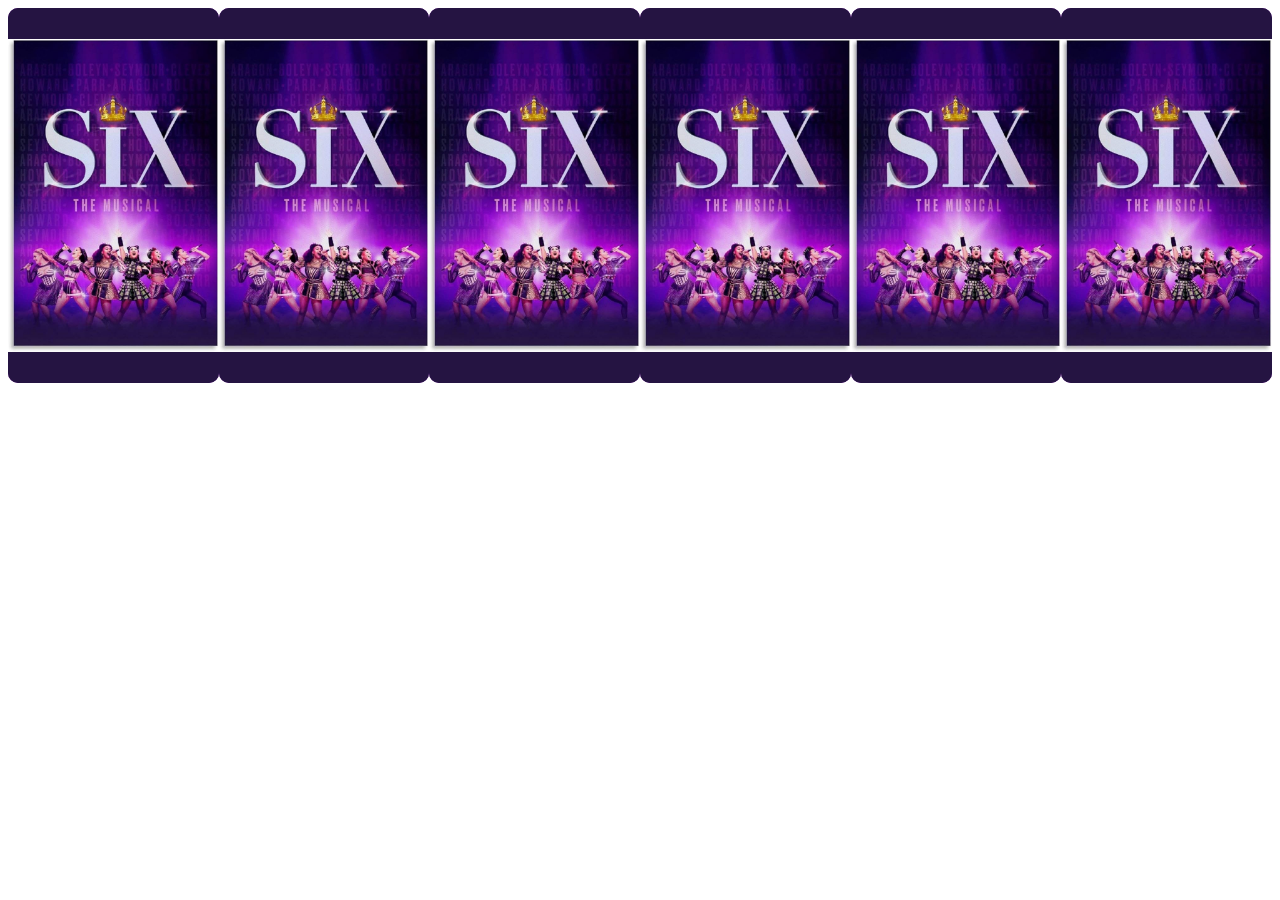
<file: Lesson4/cards.html>
<!DOCTYPE html>
<html lang="en">

<head>
  <meta charset="UTF-8">
  <meta http-equiv="X-UA-Compatible" content="IE=edge">
  <meta name="viewport" content="width=device-width, initial-scale=1.0">
  <title>Six The Musical Cards</title>
  <link rel="icon" href="images/crown.png">
  <link rel="stylesheet" href="cards.css">
  <link rel="preconnect" href="https://fonts.googleapis.com">
  <link rel="preconnect" href="https://fonts.gstatic.com" crossorigin>
  <link href="https://fonts.googleapis.com/css2?family=Comfortaa:wght@300..700&family=Metamorphous&display=swap"
    rel="stylesheet">
</head>

<body>
  <!-- Katherine Of Aragon -->
  <div class="card">
    <div class="inner_card" id="first">

      <!-- background-->
      <div class="back">
        <img src="images/backgroundimage.jpg" alt="Six background">
      </div>
      <!--front-->

      <div class="front">
        <img src="images/katherineofaragon.png" alt="Catherine of Aragon">
        <div class="stats" id="Catherine_of_aragon">
          <h3>Catherine of Aragon</h3>
          <p>Born:1485 Death:1536 </p>
          <p>Spanish </p>
          <p>Divorced</p>
        </div>
      </div>
    </div>
  </div>

  <!-- Anne Boleyn -->

  <div class="card">
    <div class="inner_card" id="second">
      <!-- background-->
      <div class="back">
        <img src="images/backgroundimage.jpg" alt="Six background">
      </div>
      <!--front-->
      <div class="front">
        <img src="images/anneboleyn.png" alt=" Anne Boleyn">
        <div class="stats" id="Anne_Boleyn">
          <h3>Anne Boleyn</h3>
          <p>Born:1501 Death:1536</p>
          <p>English</p>
          <p>Beheaded</p>
        </div>
      </div>
    </div>
  </div>


  <!-- Jane Seymour -->
  <div class="card">
    <div class="inner_card" id="third">
      <!-- background-->
      <div class="back">
        <img src="images/backgroundimage.jpg" alt="Six background">
      </div>
      <!--front-->
      <div class="front">
        <img src="images/janeseymour.png" alt="Jane Seymour">
        <div class="stats" id="Jane_Seymour">
          <h3>Jane Seymour</h3>
          <p>Born:1509 Death:1536</p>
          <p>English</p>
          <p>Died (during childbirth)</p>
        </div>
      </div>
    </div>
  </div>



  <!-- Anne Of Cleves -->
  <div class="card">
    <div class="inner_card" id="fourth">
      <!-- background-->
      <div class="back">
        <img src="images/backgroundimage.jpg" alt="Six background">
      </div>
      <!--front-->
      <div class="front">
        <img src="images/anneofcleves.png" alt="Anne Of Cleves">
        <div class="stats" id="Anne_of_cleves">
          <h3>Anne of Cleves</h3>
          <p>Born:1515 Death:1537</p>
          <p>German</p>
          <p>Divorced</p>
        </div>
      </div>
    </div>
  </div>



  <!-- Catherine Howard -->
  <div class="card">
    <div class="inner_card" id="fifth">
      <!-- background-->
      <div class="back">
        <img src="images/backgroundimage.jpg" alt="Six background">
      </div>
      <!--front-->
      <div class="front">
        <img src="images/catherinehoward.png" alt="Catherine Howard">
        <div class="stats" id="Catherine_Howard">
          <h3>Catherine Howard</h3>
          <p>Born:1524 Death:1542</p>
          <p>English</p>
          <p>Beheaded</p>
        </div>
      </div>
    </div>
  </div>


  <!-- Katherine Parr -->
  <div class="card">
    <div class="inner_card" id="sixth">
      <!-- background-->
      <div class="back">
        <img src="images/backgroundimage.jpg" alt="Six background">
      </div>
      <!--front-->
      <div class="front">
        <img src="images/katrynparr.png" alt="Catherine Parr">
        <div class="stats" id="Catherine_Parr">
          <h3>Catherine Parr</h3>
          <p>Born:1512 Death:1548</p>
          <p>English</p>
          <p>Survived</p>
        </div>
      </div>
    </div>
  </div>


</body>

</html>
</file>
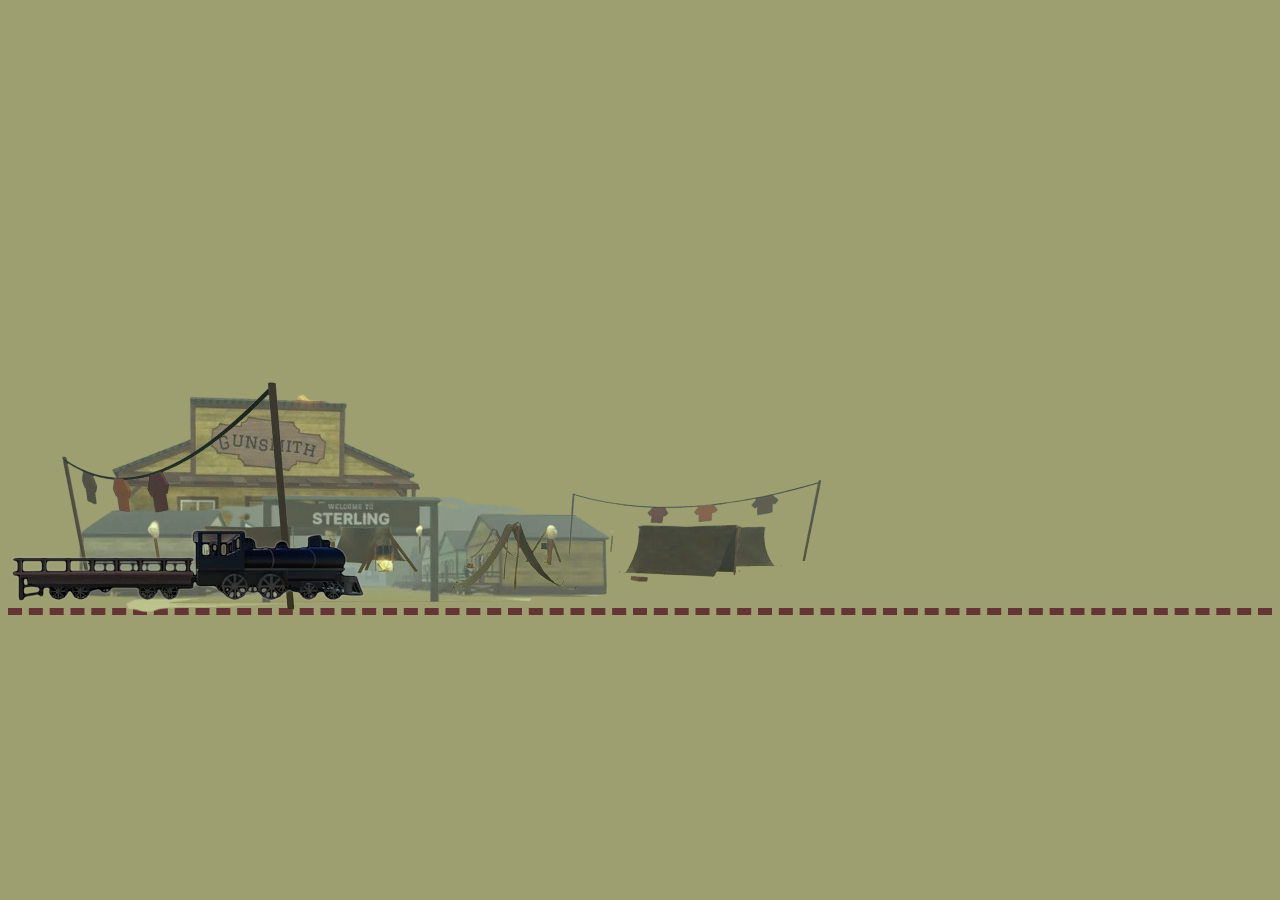
<file: Lesson5/train.html>
<!DOCTYPE html>
<html lang="en">
<head>
  <meta charset="UTF-8">
  <meta http-equiv="X-UA-Compatible" content="IE=edge">
  <meta name="viewport" content="width=device-width, initial-scale=1.0">
  <title>Train</title>
  <link rel="icon" href="train.png">
  <link rel="stylesheet" href="train.css">
</head>
<body>
  <!-- images -->
  <div>
    <img src="actualsterling.png" alt="Sterling Town" id="sterling_town">
    <img src="gunsmith.png" alt="Gunsmith" id="gunsmith">
    <img src="deadrailstrain.png" alt="Train" id="train">
    <img src="banditcamp.png" alt="Bandit Camp" id="bandit_camp">
  </div>
</body>
</html>
</file>
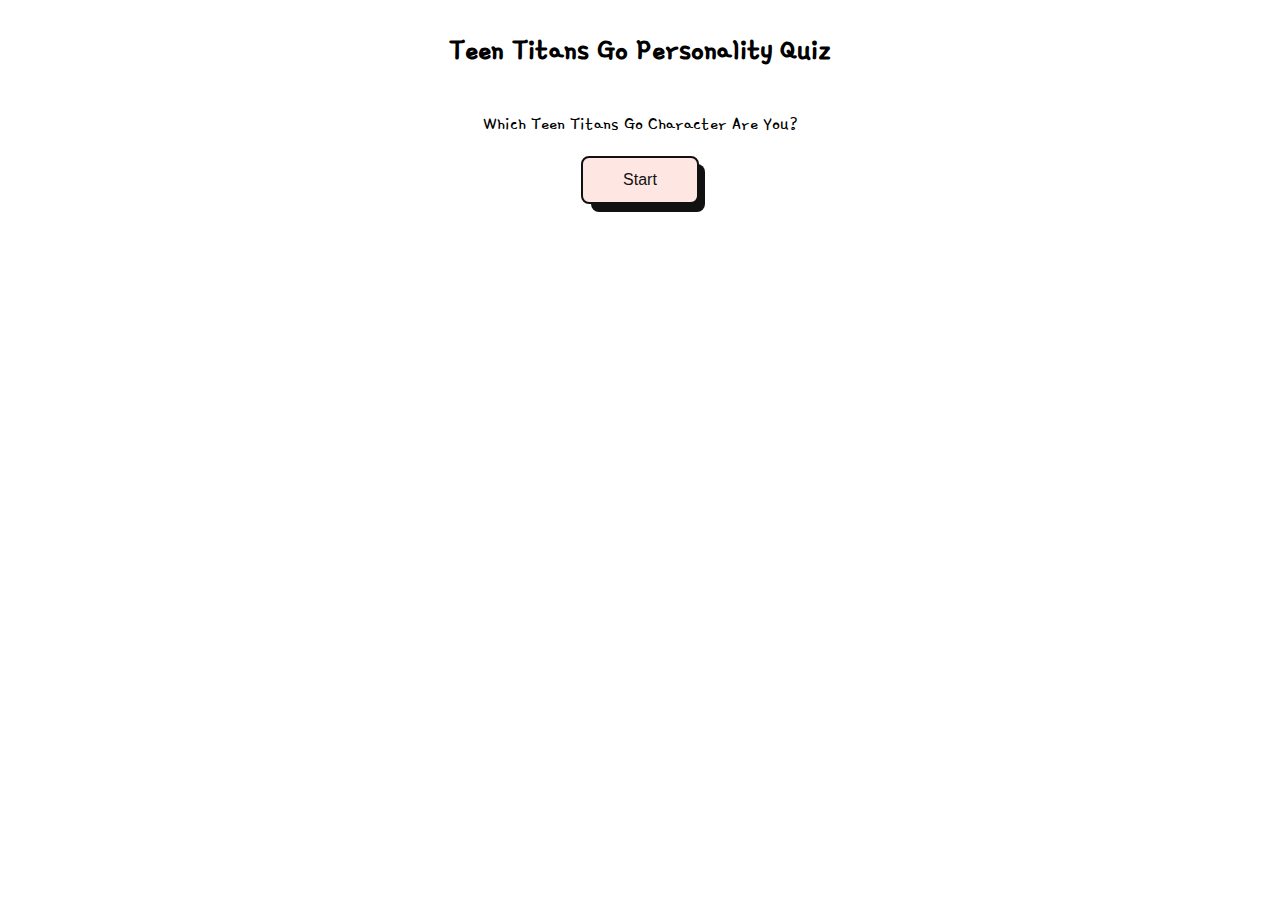
<file: Lesson6/quiz.html>
<!-- 

Raven - introverted, reading, telekinesis, crow, fried chicken,
Robin - perfectionist, planning, nothing, dog, sandwich 
Beast Boy - unorganised, eating, shapeshifting, donkey, tofu
Cyborg - extroverted, building things, have superhuman abilities, lion, burger
Starfire - kind, playing with animals, flying, cat, pancakes

Quiz Questions  
How would you describe yourself? Whats your favourite hobby? If you were a superhero, what power would you want? If you could be an animal, what would you be? Which food is your favourite out of these?

-->

<!DOCTYPE html>
<html lang="en">

<head>
  <meta charset="UTF-8">
  <meta http-equiv="X-UA-Compatible" content="IE=edge">
  <meta name="viewport" content="width=device-width, initial-scale=1.0">
  <title>Character Quiz</title>
  <link rel="icon" href="t.png">
  <link rel="stylesheet" href="quiz.css">
  <script src="quiz.js" ></script>
  <link rel="preconnect" href="https://fonts.googleapis.com">
  <link rel="preconnect" href="https://fonts.gstatic.com" crossorigin>
  <link href="https://fonts.googleapis.com/css2?family=Gamja+Flower&display=swap" rel="stylesheet">
</head>

<body onload="start()">
  <!-- starting page -->
  <div id="starting_page">
    <h1>Teen Titans Go Personality Quiz</h1>
    <p>Which Teen Titans Go Character Are You?</p>
     <button class="button-56" role="button" onclick="startgame()">Start</button>
  </div>

  <!-- question page -->
  <div id="question_page">
    <h2 id="question">How would you describe yourself?</h2>
     <button id="button1" class="button-56" role="button"  onclick="answer(this)">Introverted</button>
     <button id="button2" class="button-56" role="button" onclick="answer(this)">Perfectionist</button>
     <button id="button3"class="button-56" role="button" onclick="answer(this)">Unorganised</button>
     <button id="button4"class="button-56" role="button" onclick="answer(this)">Extroverted </button>
     <button id="button5" class="button-56" role="button" onclick="answer(this)">Kind</button>
  </div>
 

  <!-- ending page -->
  <div id="ending_page">
    <h2 id="ending_text"> You resemble Raven!</h2>
    <p id="ending_desc">Raven is mainly introverted but when someone messes with her, she can and will give them what they deserve.</p>
    <img id="ending_pic" src="raven.webp" alt="Raven">
  </div>
</body>

</html>
</file>
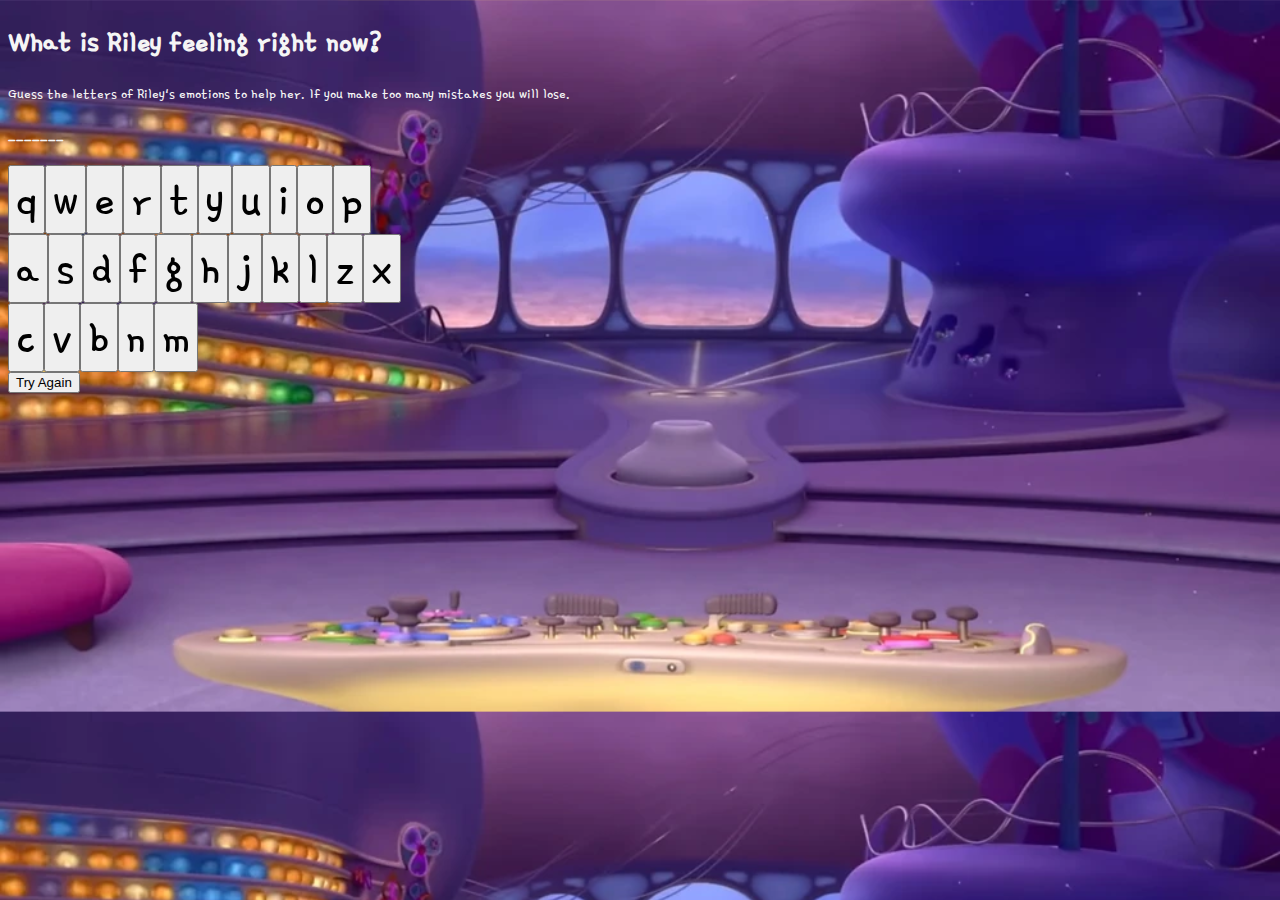
<file: Lesson7/riley.html>
<!DOCTYPE html>
<html lang="en">
<head>
  <meta charset="UTF-8">
  <meta http-equiv="X-UA-Compatible" content="IE=edge">
  <meta name="viewport" content="width=device-width, initial-scale=1.0">
  <title>Riley's Emotions</title>
  <link rel="stylesheet" href="riley.css">
</head>
<body>
  <div><h1>What is Riley feeling right now?</h1>
    <p>Guess the letters of Riley's emotions to help her. If you make too many mistakes you will lose. </p>
    <h3 id="correct_emotion"></h3>
    <div id="keyboard"></div>
    <button onclick="tryagain()">Try Again</button>
</div>
  <script src="riley.js"></script>
</body>
</html>
</file>
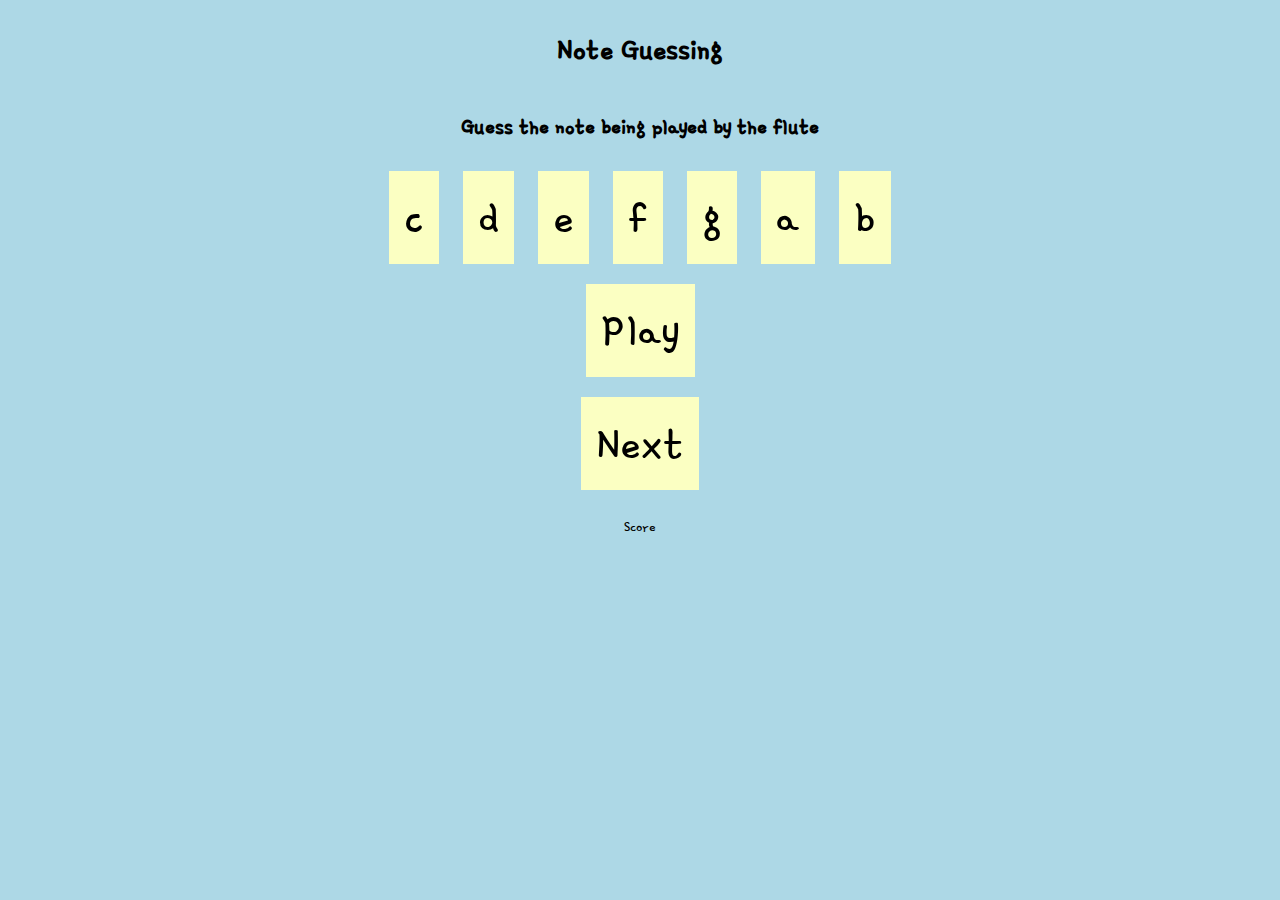
<file: Lesson8/flutenote.html>
<!DOCTYPE html>
<html lang="en">
<head>
  <meta charset="UTF-8">
  <meta http-equiv="X-UA-Compatible" content="IE=edge">
  <meta name="viewport" content="width=device-width, initial-scale=1.0">
  <title>Note Guessing</title>
  <link rel="stylesheet" href="flutenote.css">
  <style>
  @import url('https://fonts.googleapis.com/css2?family=Gamja+Flower&display=swap');
  </style>
</head>
<body>
  <h1>Note Guessing</h1>
  <h2>Guess the note being played by the flute</h2>
  <div>
  <button id="c" onclick="submit('c')">c</button>
  <button id="d" onclick="submit('d')">d</button>
  <button id="e" onclick="submit('e')">e</button>
  <button id="f" onclick="submit('f')">f</button>
  <button id="g" onclick="submit('g')">g</button>
  <button id="a" onclick="submit('a')">a</button>
  <button id="b" onclick="submit('b')"">b</button>
 </div>
   <button onclick="playAudio()" id="Play">Play</button>
   <button id="Next" onclick="next()">Next</button>
  <p id="score">Score</p>
  <script src="flutenote.js"> </script>
</body>
</html>
</file>
<file: style.css>
/* cascading style sheet */
/* styling our websites */

img {
  height: 275px;
  border-radius: 10px;
}

body {
  text-align: center;
  font-family: "Delius Swash Caps", serif;
}

div {
  background-color: #98ace6;
  border-radius: 20px;
}

header {
  background-color: #f7b0bb;
  padding: 10px;
  border-radius: 10px;
}

#subheadings {
  background-color: #f9c3cb;
  padding: 10px;
}

h3 {
   font-family: "Imperial Script", serif;
}
</file>
<file: Lesson2/party.css>
body {
  padding: 0;
  margin: 0;
}

header, footer {
  color: white;
  background-color: indianred;
  text-align: center;
  padding: 50px;
  margin: 0;
}

ol {
  list-style-type: none;
}

li {
  display: inline;
  /* space between two li  */
  margin: 10px;
  /* space inside the li */
  padding: 10px;
}

a {
  text-decoration: none;
  color: white;
}

a:hover {
  text-decoration: underline;
}

section {
  box-shadow: 0 2px 10px grey;
  border-radius: 10px;
  padding: 10px;
  margin: 10px;
background-color: white;
}

.player {
  border: 7px solid #cb5252;
  border-radius: 10px;
  text-align: center;
  /* space between the characters */
  margin: 10px;
  /* space between the border and stuff in our box */
  padding: 10px;
  width: 270px;
  transition: transform 0.2s;
}

.player:hover {
  transform: scale(1.05);
}

#player-container {
  display: flex;
  justify-content: space-evenly;
  flex-wrap: wrap;
}

 /* px = pixels */
/* % = percentage, responsive */
table  {
  width: 100%;
  text-align: left;
  border-collapse: collapse;
}

th {

  background-color: indianred;
  color: floralwhite;
}

tr:hover {
  background-color: lightgray;
}

#hidden {
  visibility: hidden;
}

#secret:hover #hidden{
  visibility: visible;
}

.fan {
  color: black;
}

/* #FFB6C1  pink mobile min. 320 max 425*/
/* #FFDBE9 ligher pink tablet  min. 430 max. 768 */
/* #FFE6EE light pink computer  min. 770 max. 1440*/

/* mobile responsiveness */
@media (max-width:425px) {
  body {
    background-color:#FFB6C1 ;
  }
}
/* tablet responsiveness */
@media (min-width:430px) and (max-width:770px) {
  body {
    background-color:#FFDBE9 ;
  }
}
/* computer responsiveness */
@media (min-width:775px) {
  body {
    background-color:#FFE6EE;
  }
}
</file>
<file: Lesson4/cards.css>
body {
  display: flex;
  justify-content: space-evenly;
  font-family: "Metamorphous", serif;

}

.card {
  width: 250px;
  height: 375px;
  border-radius: 10px;
  position: relative;
}

img {
  width: 100%;
  height: 100%;
  object-fit: contain;
  border-radius: 10px;
}

.back,
.front {
  width: 100%;
  height: 100%;
  object-fit: contain;
  border-radius: 10px;
  position: absolute;
  backface-visibility: hidden;
}

.front {
  background-color: #6f1698;
}

.back {
  background-color: #251442;
}


.stats {
  background-color: rgba(0, 0, 0, 0.8);
  /* color name rgb hex */
  color: white;
  position: absolute;
  width: 230px;
  bottom: 0px;
  border-radius: 10px;
  padding: 10px;
}


#Catherine_of_aragon h3 {
  color: gold;
}

#Anne_Boleyn h3 {
  color: darkgreen;
}

#Jane_Seymour h3 {
  color: silver;
}

#Anne_of_cleves h3 {
  color: darkred;
}

#Catherine_Howard h3 {
  color: hotpink;
}

#Catherine_Parr h3 {
  color: cyan;
}

.card {
  perspective: 1000px;
}

.inner_card {
  height: 100%;
  width: 100%;
  background-color: #6f1698;
  position: relative;
  border-radius: 10px;
  transition: 1s ease;
  transform-style: preserve-3d;
}


/* first card */
#first>.front {
  transform: rotateY(180deg);
}

.card:hover #first {
  transform: rotateY(-180deg);
}



/* second card */
#second>.front {
  transform: rotateY(-180deg);
}

.card:hover #second {
  transform: rotateY(180deg);
}



/* third card */
#third>.front {
  transform: rotateX(-180deg);
}

.card:hover #third {
  transform: rotateX(180deg);
}



/* fourth card */
#fourth>.front {
  transform: rotateX(180deg);
}

.card:hover #fourth {
  transform: rotateX(-180deg);
}



/* fifth card */
#fifth>.front {
  transform: rotateY(-180deg);
}
.card:hover #fifth {
  transform: rotateY(180deg);
}



/* sixth card */
#sixth>.front {
  transform: rotateY(180deg);
}
.card:hover #sixth {
  transform: rotateY(-180deg);
}
</file>
<file: Lesson5/train.css>
body {
    background-color: #9e9f70;
 }

 div {
    /* background-color: teal; */
    width: 100%;
    height: 600px;
    /* 
  border  
  thickness (3px)
  type (solid, dotted, dashed)
  color */
    border-bottom: 7px dashed #653434;
    position: relative;
 }

 #sterling_town {
    position: absolute;
    bottom: -20%;
    z-index: 0;

    /* animation */
    animation-name: Sterling;
    animation-duration: 5s;
    animation-timing-function: linear;
    animation-iteration-count: infinite;

 }

 @keyframes Sterling {
    from {
       left: 100%
    }

    to {
       left: -100%
    }
 }


 #gunsmith {
    position: absolute;
    bottom: -25%;
    z-index: -1;

    /* animation */
    animation-name: Gunsmith;
    animation-duration: 2s;
    animation-timing-function: linear;
    animation-iteration-count: infinite;
 }

 @keyframes Gunsmith {
    from {
       left: 100%
    }

    to {
       left: -100%
    }
 }

 #train {
    position: absolute;
    bottom: 0%;
    z-index: 3;

 }

 #bandit_camp {
    position: absolute;
    bottom: -7%;
    z-index: 2;
    
     /* animation */
     animation-name: Bandit_Camp;
     animation-duration: 7s;
     animation-timing-function: linear;
     animation-iteration-count: infinite;
 }

 @keyframes Bandit_Camp {
    from {
       left: 100%
    }

    to {
       left: -100%
    }
 }
</file>
<file: Lesson6/quiz.css>
body {
  text-align: center;
  font-family: "Gamja Flower", sans-serif;
  align-items: center;
  /* Centers horizontally */
  min-height: 100vh;
  /* Essential for vertical centering */
  display: flex;
  flex-direction: column;
}

div {
  display: flex;
  align-items: center;
  flex-direction: column;
}

h2 {
  font-size: 25px;
}

p {
  font-size: 20px;
}

/* CSS */
.button-56 {
  align-items: center;
  background-color: #fee6e3;
  border: 2px solid #111;
  border-radius: 8px;
  box-sizing: border-box;
  color: #111;
  cursor: pointer;
  display: flex;
  font-family: Inter, sans-serif;
  font-size: 16px;
  height: 48px;
  justify-content: center;
  line-height: 24px;
  max-width: 100%;
  padding: 0 25px;
  position: relative;
  text-align: center;
  text-decoration: none;
  user-select: none;
  -webkit-user-select: none;
  touch-action: manipulation;
}

.button-56:after {
  background-color: #111;
  border-radius: 8px;
  content: "";
  display: block;
  height: 48px;
  left: 0;
  width: 100%;
  position: absolute;
  top: -2px;
  transform: translate(8px, 8px);
  transition: transform .2s ease-out;
  z-index: -1;
}

.button-56:hover:after {
  transform: translate(0, 0);
}

.button-56:active {
  background-color: #ffdeda;
  outline: 0;
}

.button-56:hover {
  outline: 0;
}

@media (min-width: 768px) {
  .button-56 {
    padding: 0 40px;
  }
}

img {
  width: auto;
  height: 200px;
}

#question_page {
  display: flex;
  justify-content: center;
  align-items: center;
  flex-direction: column;
}
</file>
<file: Lesson7/riley.css>
@import url('https://fonts.googleapis.com/css2?family=Gamja+Flower&display=swap');
.btn {
 font-size: 50px;
  font-family: "Gamja Flower", sans-serif;
  
}

body {
  color: whitesmoke;
  background-image:url(rileysmind.webp);
  background-size:cover;
  font-family: "Gamja Flower", sans-serif;
}

#keyboard {
  display: flex;
  width: 400px;
  flex-wrap: wrap;
}
</file>
<file: Lesson8/flutenote.css>
body {display:flex;
     flex-direction: column;
     align-items: center;
    font-family: "Gamja Flower", sans-serif;
      background-color: lightblue;
     }
button {background-color: #fbffc2;
        color: black;
        font-family: "Gamja Flower", sans-serif;
        border: none;
        font-size: 50px;
        padding: 15px;
        margin: 10px;
       }
</file>
